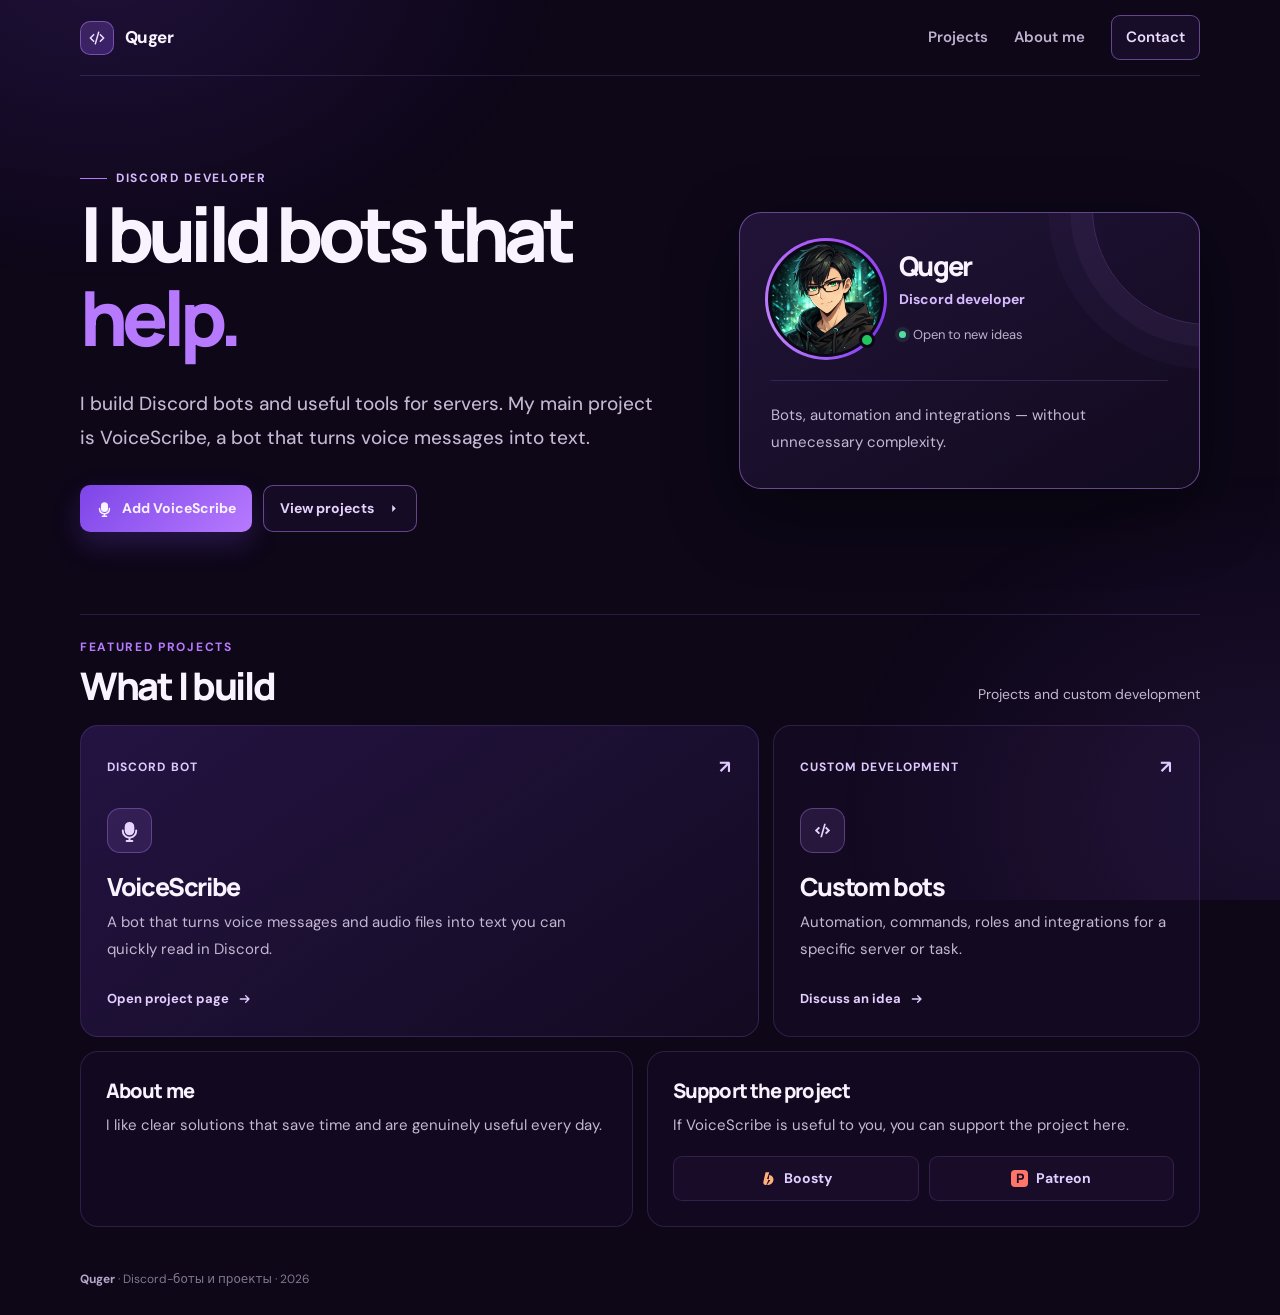
<file: index.html>
<!doctype html>
<html lang="ru">
<head>
  <meta charset="utf-8">
  <meta name="viewport" content="width=device-width, initial-scale=1">
  <meta name="description" content="Quger — разработчик Discord-ботов и создатель VoiceScribe.">
  <meta name="theme-color" content="#0d0718">
  <meta property="og:title" content="Quger — Discord-боты и проекты">
  <meta property="og:description" content="Discord-боты, VoiceScribe и разработка под заказ.">
  <title>Quger — Discord-боты и проекты</title>
  <link rel="preconnect" href="https://fonts.googleapis.com">
  <link rel="preconnect" href="https://fonts.gstatic.com" crossorigin>
  <link href="https://fonts.googleapis.com/css2?family=DM+Sans:wght@400;500;600;700&family=Manrope:wght@700;800&display=swap" rel="stylesheet">
  <style>
    :root{--bg:#0d0718;--surface:#161024;--surface-2:#1c1430;--line:#b985ff2b;--line-strong:#bd87ff78;--accent:#b77aff;--accent-2:#7d45e8;--text:#f8f3ff;--muted:#a99dbb;--green:#54dda0}
    *{box-sizing:border-box}
    html{scroll-behavior:smooth}
    body{margin:0;min-width:320px;background:var(--bg);color:var(--text);font:400 16px/1.55 'DM Sans',system-ui,sans-serif}
    body:before{content:"";position:fixed;inset:0;z-index:-1;background:radial-gradient(700px 500px at 8% -5%,#743bd22e,transparent 65%),radial-gradient(650px 500px at 100% 90%,#9b5cf21c,transparent 68%);pointer-events:none}
    a{color:inherit}a:focus-visible{outline:3px solid #e5caff;outline-offset:4px}
    .shell{width:min(1120px,calc(100% - 40px));margin:auto}
    .site-header{height:76px;display:flex;align-items:center;justify-content:space-between;border-bottom:1px solid var(--line)}
    .brand{display:inline-flex;align-items:center;gap:11px;text-decoration:none;font-weight:800;letter-spacing:-.03em}
    .brand-mark{width:34px;height:34px;display:grid;place-items:center;border:1px solid var(--line-strong);border-radius:10px;background:linear-gradient(145deg,#b77aff35,#7d45e855);color:#f1e2ff;transition:transform .22s ease,border-color .22s ease,background .22s ease,box-shadow .22s ease}.brand:hover .brand-mark{transform:rotate(-8deg) scale(1.06);border-color:#d2a7ff;background:linear-gradient(145deg,#b77aff52,#7d45e878);box-shadow:0 8px 20px #7d45e84a}.brand-mark svg{width:20px;height:20px;fill:none;stroke:currentColor;stroke-width:1.8;stroke-linecap:round;stroke-linejoin:round}
    .nav{display:flex;align-items:center;gap:26px;color:var(--muted);font-size:14px;font-weight:600}.nav a{text-decoration:none}.nav a:hover{color:var(--text)}
    .nav .nav-cta{position:relative;overflow:hidden;padding:9px 14px;border:1px solid var(--line-strong);border-radius:9px;background:#a966ff12;color:#eadbff;transition:transform .22s ease,background .22s ease,border-color .22s ease,box-shadow .22s ease}.nav .nav-cta:hover{transform:translateY(-2px);background:#b77aff24;border-color:#d2a7ff;box-shadow:0 8px 22px #7d45e83d}.nav .nav-cta:active{transform:translateY(0) scale(.97)}
    .hero{display:grid;grid-template-columns:minmax(0,1.12fr) minmax(320px,.88fr);gap:72px;align-items:center;padding:92px 0 82px}
    .eyebrow{display:flex;align-items:center;gap:9px;margin-bottom:12px;color:#d7bbff;font-size:12px;font-weight:700;letter-spacing:.14em;text-transform:uppercase}.eyebrow:before{content:"";width:27px;height:1px;background:var(--accent)}
    h1{position:relative;top:-8px;max-width:740px;margin:0 0 20px;font:800 clamp(42px,6vw,76px)/1.1 Manrope,sans-serif;letter-spacing:-.075em}.highlight{color:var(--accent)}
    .hero-copy{max-width:580px;color:var(--muted);font-size:18px;line-height:1.7}.hero-actions{display:flex;flex-wrap:wrap;gap:11px;margin-top:30px}
    .button{position:relative;isolation:isolate;overflow:hidden;display:inline-flex;align-items:center;justify-content:center;gap:9px;min-height:44px;padding:11px 16px;border-radius:10px;text-decoration:none;font-size:14px;font-weight:700;transition:transform .22s ease,border-color .22s ease,background .22s ease,box-shadow .22s ease}.button:before{content:"";position:absolute;inset:0;z-index:-1;background:linear-gradient(110deg,transparent 25%,#ffffff2b 50%,transparent 75%);transform:translateX(-120%);transition:transform .6s ease}.button:hover{transform:translateY(-3px)}.button:hover:before{transform:translateX(120%)}.button:active{transform:translateY(0) scale(.97)}.button:focus-visible{box-shadow:0 0 0 4px #d8baff44}.button svg{width:17px;height:17px;fill:currentColor;transition:transform .22s ease}.button:hover svg{transform:translateX(2px)}.button-primary{background:linear-gradient(135deg,var(--accent-2),var(--accent));box-shadow:0 12px 28px #7d45e83d}.button-primary:hover{box-shadow:0 16px 34px #7d45e85c}.button-secondary{border:1px solid var(--line-strong);background:#a966ff0e;color:#e5d3ff}.button-secondary:hover{border-color:#d2a7ff;background:#b77aff1a}
    .profile-card{position:relative;padding:31px;border:1px solid var(--line-strong);border-radius:22px;background:linear-gradient(150deg,#24153bee,#130b20ee);box-shadow:0 24px 70px #0007;overflow:hidden}.profile-card:after{content:"";position:absolute;width:230px;height:230px;right:-125px;top:-120px;border:1px solid #c28dff35;border-radius:50%;box-shadow:0 0 0 22px #c28dff0c,0 0 0 44px #c28dff08}
    .profile-top{position:relative;z-index:1;display:flex;align-items:center;gap:18px}.avatar-wrap{position:relative;width:110px;height:110px;flex:none}.avatar-ring{position:absolute;inset:-6px;border-radius:50%;background:conic-gradient(from 0deg,#a855f7,#7c3aed,#c084fc,#a855f7);animation:spin 4s linear infinite;z-index:0}.avatar-ring-inner{position:absolute;inset:-3px;border-radius:50%;background:var(--bg);z-index:1}.avatar{position:relative;z-index:2;width:110px;height:110px;display:block;object-fit:cover;border:0;border-radius:50%;box-shadow:none}.status{position:absolute;bottom:6px;right:6px;width:16px;height:16px;background:#22c55e;border-radius:50%;border:3px solid var(--bg);z-index:3;animation:pulse 2s ease-in-out infinite}@keyframes spin{to{transform:rotate(360deg)}}@keyframes pulse{0%,100%{box-shadow:0 0 0 0 #22c55e80}50%{box-shadow:0 0 0 6px #22c55e00}}.profile-name{margin:0;font:800 27px/1.1 Manrope,sans-serif;letter-spacing:-.06em}.profile-role{margin-top:7px;color:#d8baff;font-size:14px;font-weight:700}.profile-status{display:inline-flex;align-items:center;gap:7px;margin-top:13px;color:#bdb0cc;font-size:12px}.profile-status:before{content:"";width:7px;height:7px;border-radius:50%;background:var(--green);box-shadow:0 0 0 4px #54dda01c}.profile-text{position:relative;z-index:1;margin:26px 0 0;padding-top:21px;border-top:1px solid var(--line);color:var(--muted);font-size:14px;line-height:1.7}
    .work{padding:22px 0 0;border-top:1px solid var(--line)}.section-head{display:flex;align-items:end;justify-content:space-between;gap:20px;margin-bottom:19px}.section-label{margin:0 0 7px;color:var(--accent);font-size:12px;font-weight:700;letter-spacing:.14em;text-transform:uppercase}.section-title{margin:0;font:800 clamp(26px,3vw,38px)/1.1 Manrope,sans-serif;letter-spacing:-.06em}.section-note{color:var(--muted);font-size:13px}
    .project-grid{display:grid;grid-template-columns:1.35fr .85fr;gap:14px}.project-card{position:relative;display:flex;flex-direction:column;min-height:300px;padding:26px;border:1px solid var(--line);border-radius:18px;background:#a966ff0b;text-decoration:none;overflow:hidden;transition:transform .22s,border-color .22s,box-shadow .22s}.project-card:hover{transform:translateY(-4px);border-color:var(--line-strong);box-shadow:0 18px 40px #0004}.project-card.featured{background:linear-gradient(145deg,#7d45e834,#a966ff0b)}.project-header{display:flex;align-items:center;justify-content:space-between;color:#dfcaff;font-size:12px;font-weight:700;letter-spacing:.09em;text-transform:uppercase}.project-arrow{font-size:18px}.project-icon{width:45px;height:45px;display:grid;place-items:center;margin:25px 0 20px;border:1px solid #c18cff55;border-radius:13px;background:#b77aff20;color:#e7d4ff}.project-icon svg{width:23px;height:23px;fill:currentColor}.project-card h3{margin:0 0 9px;font:800 25px/1.1 Manrope,sans-serif;letter-spacing:-.055em}.project-card p{max-width:48ch;margin:0;color:var(--muted);font-size:14px;line-height:1.7}.project-link{display:flex;align-items:center;gap:8px;margin-top:auto;padding-top:24px;color:#e4ceff;font-size:13px;font-weight:700}.project-link svg{width:16px;height:16px;fill:none;stroke:currentColor;stroke-width:2;stroke-linecap:round;stroke-linejoin:round}
    .bottom{display:grid;grid-template-columns:1fr 1fr;gap:14px;margin-top:14px}.bottom-card{padding:25px;border:1px solid var(--line);border-radius:18px;background:#a966ff09}.bottom-card h3{margin:0 0 8px;font:800 20px Manrope,sans-serif;letter-spacing:-.045em}.bottom-card p{margin:0;color:var(--muted);font-size:14px;line-height:1.7}.contact-links{display:grid;grid-template-columns:1fr 1fr;gap:10px;margin-top:17px}.contact-link{position:relative;overflow:hidden;display:flex;align-items:center;justify-content:center;gap:8px;min-height:44px;padding:10px 14px;border:1px solid var(--line);border-radius:9px;background:#a966ff0b;color:#e2ceff;text-decoration:none;font-size:13px;font-weight:700;transition:transform .22s ease,border-color .22s ease,background .22s ease,box-shadow .22s ease}.contact-link:before{content:"";position:absolute;inset:0;background:linear-gradient(110deg,transparent 25%,#ffffff24 50%,transparent 75%);transform:translateX(-120%);transition:transform .6s ease}.contact-link:hover{transform:translateY(-3px);border-color:#d2a7ff;background:#b77aff1a;box-shadow:0 10px 24px #7d45e83a}.contact-link:hover:before{transform:translateX(120%)}.contact-link:active{transform:translateY(0) scale(.97)}.contact-link:focus-visible{box-shadow:0 0 0 4px #d8baff44}.contact-link svg{position:relative;width:17px;height:17px;fill:currentColor}.boosty{color:#ffaf78}.patreon-icon{position:relative;display:inline-grid;place-items:center;width:17px;height:17px;border-radius:4px;background:#ff7668;color:#1b0c2b;font-family:Manrope,sans-serif;font-size:13px;font-style:normal;font-weight:800;line-height:1}
    footer{padding:42px 0 25px;color:#837691;font-size:12px}footer strong{color:#b7a6c9}
    @keyframes appear{from{opacity:0;transform:translateY(14px)}to{opacity:1;transform:none}}.hero,.work,.bottom{animation:appear .55s cubic-bezier(.22,1,.36,1) both}.work{animation-delay:.08s}.bottom{animation-delay:.14s}
    @media(prefers-reduced-motion:reduce){html{scroll-behavior:auto}*,*:before,*:after{animation:none!important;transition:none!important}}
    @media(max-width:820px){.hero{grid-template-columns:1fr;gap:40px;padding:64px 0}.profile-card{max-width:560px}.project-grid,.bottom{grid-template-columns:1fr}}
    @media(max-width:560px){.shell{width:min(100% - 28px,1120px)}.site-header{height:66px}.nav{gap:12px}.nav a:not(.nav-cta){display:none}.nav-cta{padding:8px 11px!important}h1{font-size:clamp(42px,13vw,60px)}.hero{padding:50px 0 58px}.hero-copy{font-size:16px}.hero-actions{flex-direction:column}.button{width:100%}.profile-card{padding:22px}.avatar-wrap{width:88px;height:88px}.avatar{width:88px;height:88px}.profile-name{font-size:23px}.project-card{min-height:270px;padding:22px}.section-head{display:block}.section-note{display:block;margin-top:7px}}
    /* Readability */
    body{-webkit-font-smoothing:antialiased;text-rendering:optimizeLegibility;font-size:17px;line-height:1.68}
    :root{--muted:#c4b8d3}
    .nav{color:#c0b3d0;font-size:15px}
    .hero-copy{font-size:19px;line-height:1.78;font-weight:450}
    .profile-text,.project-card p,.bottom-card p{font-size:15px;line-height:1.82}
    .profile-status{font-size:13px}.section-note{font-size:14px}.contact-link{font-size:14px}
  </style>
</head>
<body>
  <div class="shell">
    <header class="site-header">
      <a class="brand" href="index.html"><span class="brand-mark" aria-hidden="true"><svg viewBox="0 0 24 24"><path d="m8 8-4 4 4 4M16 8l4 4-4 4M14 5l-4 14"/></svg></span><span>Quger</span></a>
      <nav class="nav" aria-label="Основная навигация"><a href="#projects">Проекты</a><a href="#about">Обо мне</a><a class="nav-cta" href="https://t.me/Quger_Developer" target="_blank" rel="noopener noreferrer">Связаться</a></nav>
    </header>

    <main>
      <section class="hero" id="about" aria-labelledby="hero-title">
        <div>
          <div class="eyebrow">Discord developer</div>
          <h1 id="hero-title">Делаю ботов, которые <span class="highlight">помогают.</span></h1>
          <p class="hero-copy">Создаю Discord-ботов и полезные инструменты для серверов. Мой главный проект — VoiceScribe, бот для перевода голосовых сообщений в текст.</p>
          <div class="hero-actions"><a class="button button-primary" href="https://discord.com/oauth2/authorize?client_id=1499474116049371156" target="_blank" rel="noopener noreferrer"><svg viewBox="0 0 24 24" aria-hidden="true"><path d="M12 3a5 5 0 0 0-5 5v4a5 5 0 0 0 10 0V8a5 5 0 0 0-5-5Zm-8 9a1 1 0 0 1 2 0v.5a6 6 0 0 0 12 0V12a1 1 0 1 1 2 0v.5a8 8 0 0 1-7 7.94V22h2a1 1 0 1 1 0 2H9a1 1 0 1 1 0-2h2v-1.56A8 8 0 0 1 4 12.5V12Z"/></svg>Добавить VoiceScribe</a><a class="button button-secondary" href="#projects">Смотреть проекты <svg viewBox="0 0 24 24" aria-hidden="true"><path d="M5 12h13m-5-5 5 5-5 5"/></svg></a></div>
        </div>
        <aside class="profile-card"><div class="profile-top"><div class="avatar-wrap"><div class="avatar-ring"></div><div class="avatar-ring-inner"></div><img class="avatar" src="[data-uri]" width="256" height="256" alt="Аватар Quger" decoding="async"><div class="status" aria-label="На связи"></div></div><div><h2 class="profile-name">Quger</h2><div class="profile-role">Discord-разработчик</div><div class="profile-status">Открыт для новых идей</div></div></div><p class="profile-text">Разработка ботов, автоматизация и интеграции — без лишней сложности и перегруженных решений.</p></aside>
      </section>

      <section class="work" id="projects" aria-labelledby="projects-title"><div class="section-head"><div><p class="section-label">Избранные проекты</p><h2 class="section-title" id="projects-title">Что я создаю</h2></div><span class="section-note">Проекты и разработка под заказ</span></div><div class="project-grid"><a class="project-card featured" href="general.html"><div class="project-header"><span>Discord bot</span><span class="project-arrow">↗</span></div><div class="project-icon"><svg viewBox="0 0 24 24" aria-hidden="true"><path d="M12 3a5 5 0 0 0-5 5v4a5 5 0 0 0 10 0V8a5 5 0 0 0-5-5Zm-8 9a1 1 0 0 1 2 0v.5a6 6 0 0 0 12 0V12a1 1 0 1 1 2 0v.5a8 8 0 0 1-7 7.94V22h2a1 1 0 1 1 0 2H9a1 1 0 1 1 0-2h2v-1.56A8 8 0 0 1 4 12.5V12Z"/></svg></div><h3>VoiceScribe</h3><p>Бот распознаёт голосовые сообщения и аудиофайлы, чтобы их можно было быстро прочитать прямо в Discord.</p><span class="project-link">Открыть страницу проекта <svg viewBox="0 0 24 24" aria-hidden="true"><path d="M5 12h13m-5-5 5 5-5 5"/></svg></span></a><a class="project-card" href="https://t.me/Quger_Developer" target="_blank" rel="noopener noreferrer"><div class="project-header"><span>Custom development</span><span class="project-arrow">↗</span></div><div class="project-icon"><svg viewBox="0 0 24 24" aria-hidden="true"><path d="m8 8-4 4 4 4 1.4-1.4L6.8 12l2.6-2.6L8 8Zm8 0-1.4 1.4 2.6 2.6-2.6 2.6L16 16l4-4-4-4ZM13.7 5l-4 14h1.8l4-14h-1.8Z"/></svg></div><h3>Боты под заказ</h3><p>Автоматизация, команды, роли и интеграции под конкретный сервер или задачу.</p><span class="project-link">Обсудить идею <svg viewBox="0 0 24 24" aria-hidden="true"><path d="M5 12h13m-5-5 5 5-5 5"/></svg></span></a></div></section>

      <div class="bottom"><section class="bottom-card"><h3>Обо мне</h3><p>Люблю понятные решения, которые экономят время и действительно используются каждый день.</p></section><section class="bottom-card"><h3>Поддержать проект</h3><p>Если VoiceScribe оказался полезен, поддержать проект можно здесь.</p><div class="contact-links"><a class="contact-link" href="https://boosty.to/quger" target="_blank" rel="noopener noreferrer"><svg class="boosty" viewBox="0 0 24 24" aria-hidden="true"><path d="M9.3 3h5.2l-3.2 9.7h2.5l-3.4 8.3h-.9c-2.4 0-4-2.2-3.3-4.5L9.3 3Zm5.1 4.2c3.8.3 6.5 3.6 6 7.3-.5 3.7-3.6 6.4-7.4 6.5h-1.7l4.7-6.8h-2.3l.7-7Z"/></svg>Boosty</a><a class="contact-link" href="https://www.patreon.com/16017050/join" target="_blank" rel="noopener noreferrer"><span class="patreon-icon" aria-hidden="true">P</span>Patreon</a></div></section></div>
    </main>
    <footer><strong>Quger</strong> · Discord-боты и проекты · 2026</footer>
  </div>
  <script src="site.js"></script>
</body>
</html>
</file>
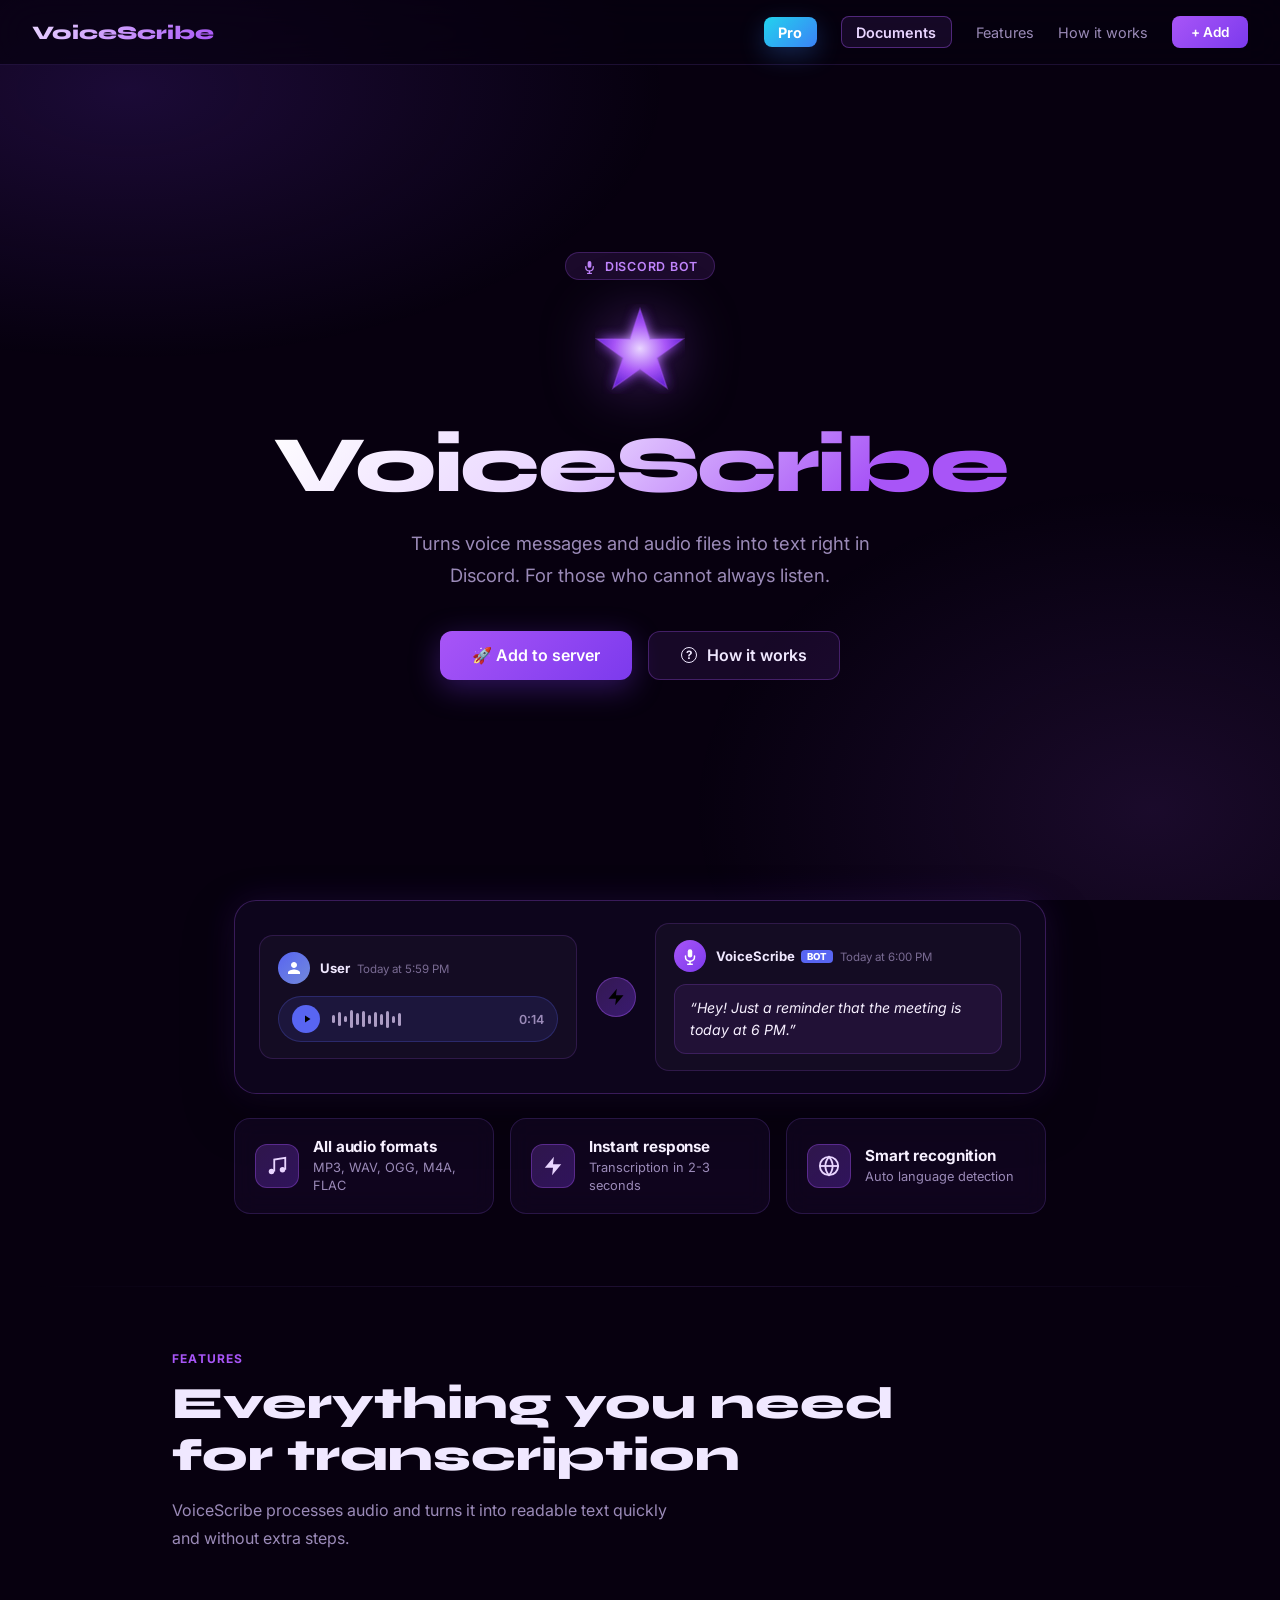
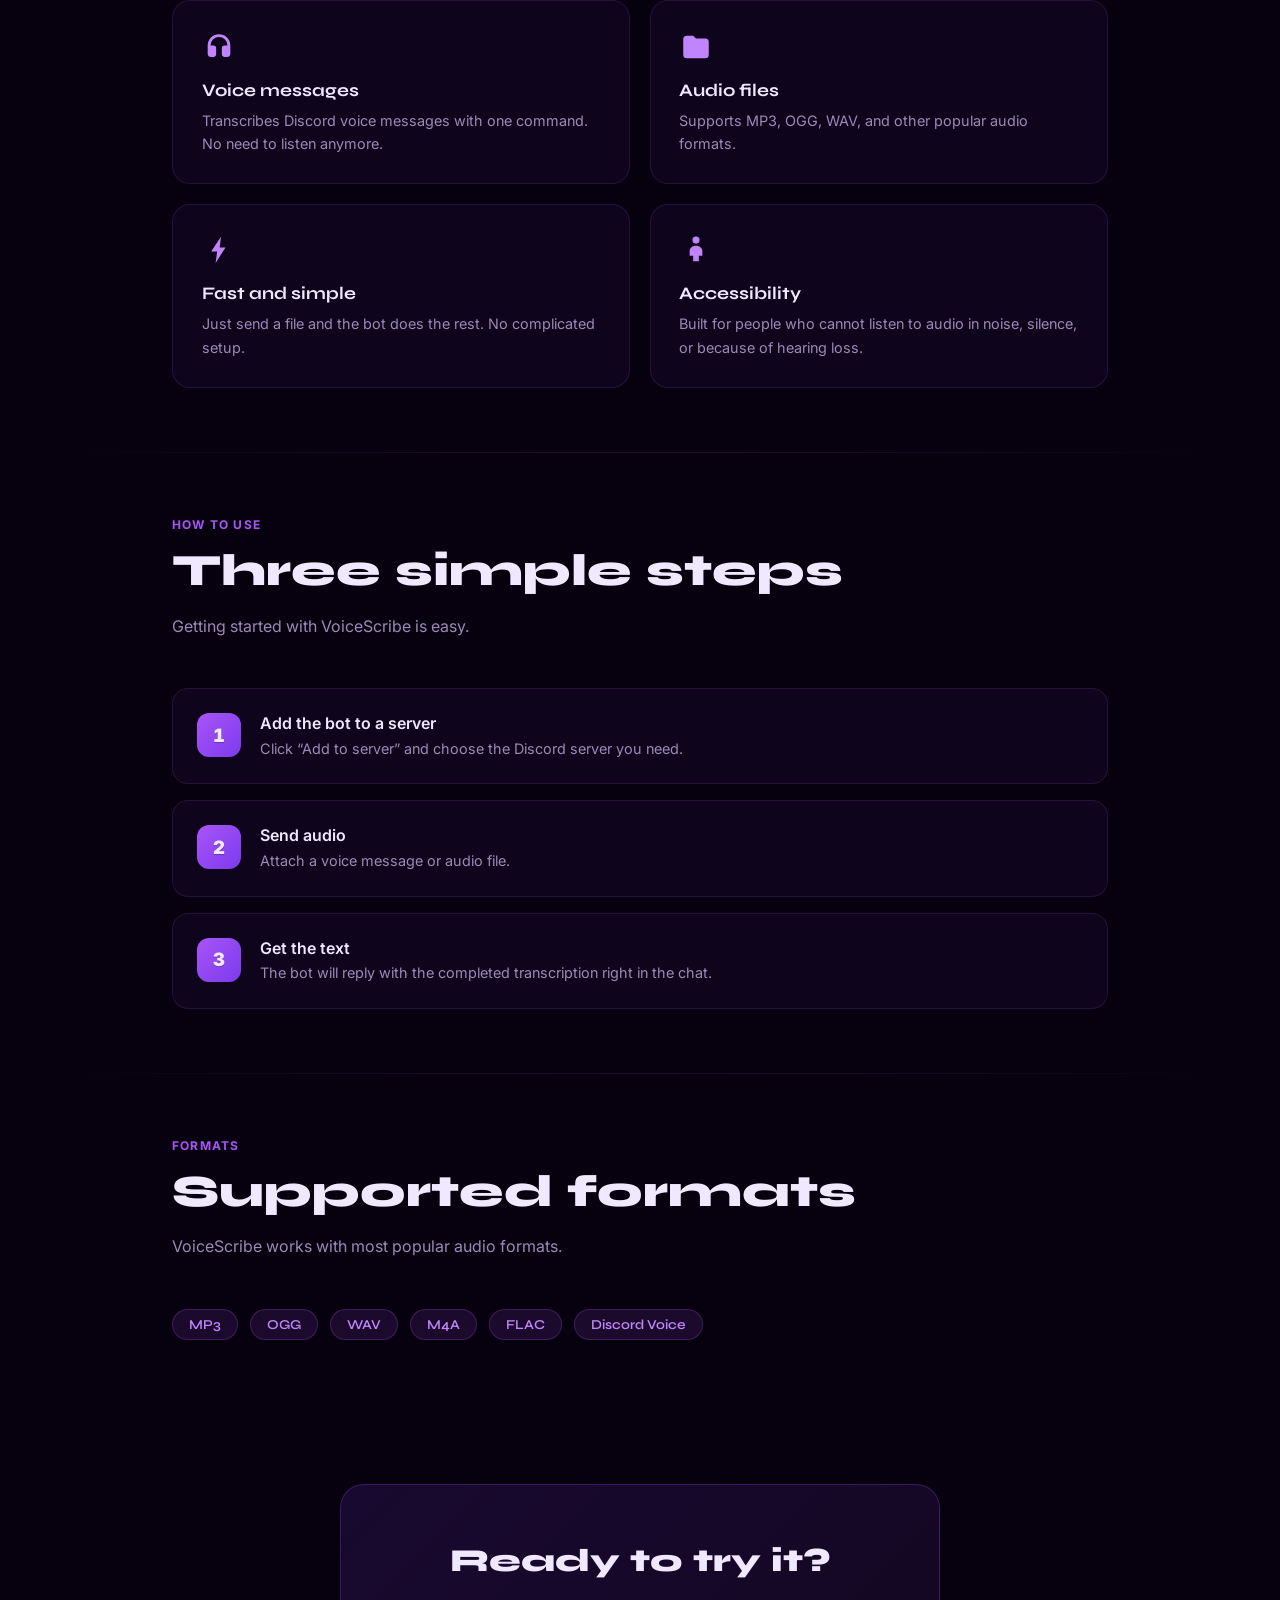
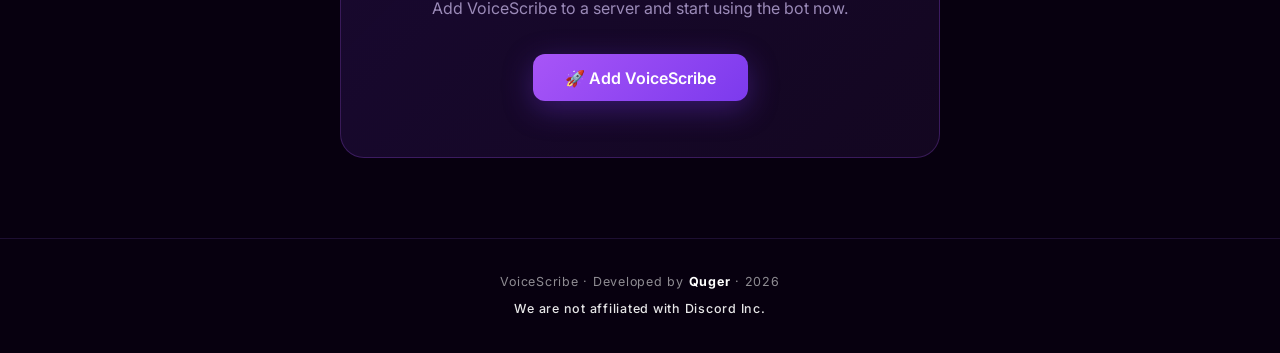
<file: general.html>
<!DOCTYPE html>
<html lang="ru">
<head>
  <meta charset="UTF-8">
  <meta name="viewport" content="width=device-width, initial-scale=1.0">
  <title>VoiceScribe — Транскрипция голоса</title>
  <link href="https://fonts.googleapis.com/css2?family=Syne:wght@700;800&family=Inter:wght@400;500;600;700;900&display=swap" rel="stylesheet">
  <style>
    *, *::before, *::after { box-sizing: border-box; margin: 0; padding: 0; }

    :root {
      --bg: #07000f;
      --surface: rgba(120,60,200,0.07);
      --border: rgba(160,100,255,0.15);
      --accent: #a855f7;
      --accent2: #7c3aed;
      --text: #f0e8ff;
      --muted: #9b8ab8;
    }

    html { scroll-behavior: smooth; overflow-x: hidden; }

    body {
      background: var(--bg);
      color: var(--text);
      font-family: 'Inter', sans-serif;
      overflow-x: hidden;
    }

    body::before {
      content: '';
      position: fixed;
      inset: 0;
      background:
        radial-gradient(ellipse 70% 50% at 10% 10%, rgba(124,58,237,0.18) 0%, transparent 60%),
        radial-gradient(ellipse 60% 60% at 90% 90%, rgba(168,85,247,0.12) 0%, transparent 60%);
      pointer-events: none;
      z-index: 0;
    }

    nav {
      position: fixed;
      top: 0; left: 0; right: 0;
      z-index: 100;
      display: flex;
      align-items: center;
      justify-content: space-between;
      padding: 1rem 2rem;
      backdrop-filter: blur(20px);
      background: rgba(7,0,15,0.7);
      border-bottom: 1px solid var(--border);
    }

    .nav-logo {
      font-family: 'Syne', sans-serif;
      font-size: 1.2rem;
      font-weight: 800;
      background: linear-gradient(135deg, #e9d5ff, #a855f7);
      -webkit-background-clip: text;
      -webkit-text-fill-color: transparent;
      background-clip: text;
      text-decoration: none;
    }

    .nav-links { display: flex; gap: 1.5rem; align-items: center; }
    .nav-links a {
      color: var(--muted);
      text-decoration: none;
      font-size: 0.9rem;
      transition: color 0.2s;
    }
    .nav-links a:hover { color: var(--text); }

    .nav-pro {
      background: linear-gradient(135deg, #22d3ee, #3b82f6);
      color: #ffffff !important;
      padding: 0.42rem 0.9rem;
      border-radius: 8px;
      font-weight: 700;
      box-shadow: 0 8px 24px rgba(59,130,246,0.28);
      transition: transform 0.2s, box-shadow 0.2s !important;
    }
    .nav-pro:hover {
      color: #ffffff !important;
      transform: translateY(-1px);
      box-shadow: 0 10px 28px rgba(34,211,238,0.3);
    }

    .nav-legal {
      background: rgba(168, 85, 247, 0.1);
      border: 1px solid rgba(168, 85, 247, 0.4);
      color: #e9d5ff !important;
      padding: 0.42rem 0.9rem;
      border-radius: 8px;
      font-weight: 600;
      transition: all 0.3s ease;
      animation: pulse-legal 2s infinite;
    }
    .nav-legal:hover {
      background: rgba(168, 85, 247, 0.2);
      border-color: var(--accent);
      transform: translateY(-1px);
    }
    @keyframes pulse-legal {
      0%, 100% { box-shadow: 0 0 0 0 rgba(168, 85, 247, 0.4); }
      50% { box-shadow: 0 0 0 8px rgba(168, 85, 247, 0); }
    }

    .nav-btn {
      background: linear-gradient(135deg, #a855f7, #7c3aed);
      color: white !important;
      padding: 0.5rem 1.2rem;
      border-radius: 8px;
      font-weight: 600;
      font-size: 0.85rem !important;
      transition: opacity 0.2s, transform 0.2s !important;
    }
    .nav-btn:hover { opacity: 0.9; transform: translateY(-1px); }

    .hero {
      position: relative;
      z-index: 1;
      min-height: 100vh;
      display: flex;
      flex-direction: column;
      align-items: center;
      justify-content: center;
      text-align: center;
      padding: 6rem 2rem 4rem;
    }

    .hero-badge {
      display: inline-flex;
      align-items: center;
      gap: 0.5rem;
      background: rgba(168,85,247,0.12);
      border: 1px solid rgba(168,85,247,0.25);
      color: #c084fc;
      font-size: 0.78rem;
      font-weight: 600;
      padding: 0.35rem 1rem;
      border-radius: 100px;
      margin-bottom: 1.5rem;
      letter-spacing: 0.06em;
      text-transform: uppercase;
      animation: fadeUp 0.6s both;
    }
    .hero-badge svg { width: 15px; height: 15px; fill: currentColor; }

    .hero-icon {
      font-size: 5rem;
      margin-bottom: 1rem;
      animation: fadeUp 0.6s 0.1s both;
      filter: drop-shadow(0 0 30px rgba(168,85,247,0.5));
      line-height: 1;
    }

    .hero h1 {
      font-family: 'Syne', sans-serif;
      font-size: clamp(2.5rem, 7vw, 5rem);
      font-weight: 800;
      background: linear-gradient(135deg, #ffffff 0%, #e9d5ff 40%, #a855f7 80%);
      -webkit-background-clip: text;
      -webkit-text-fill-color: transparent;
      background-clip: text;
      line-height: 1.1;
      letter-spacing: -0.03em;
      margin-bottom: 1.2rem;
      animation: fadeUp 0.6s 0.15s both;
    }

    .hero p {
      font-size: 1.15rem;
      color: var(--muted);
      max-width: 520px;
      line-height: 1.7;
      margin-bottom: 2.5rem;
      animation: fadeUp 0.6s 0.2s both;
    }

    .hero-btns {
      display: flex;
      gap: 1rem;
      flex-wrap: wrap;
      justify-content: center;
      animation: fadeUp 0.6s 0.25s both;
    }

    .btn-primary {
      display: inline-flex;
      align-items: center;
      gap: 0.6rem;
      background: linear-gradient(135deg, #a855f7, #7c3aed);
      color: white;
      text-decoration: none;
      padding: 0.85rem 2rem;
      border-radius: 12px;
      font-weight: 600;
      font-size: 1rem;
      transition: transform 0.2s, box-shadow 0.2s;
      box-shadow: 0 8px 30px rgba(124,58,237,0.35);
    }
    .btn-primary:hover { transform: translateY(-2px); box-shadow: 0 12px 40px rgba(124,58,237,0.5); }
    .btn-primary svg, .btn-secondary svg { width: 16px; height: 16px; fill: currentColor; }
    .btn-icon-q {
      width: 16px;
      height: 16px;
      border-radius: 50%;
      display: inline-flex;
      align-items: center;
      justify-content: center;
      border: 1px solid currentColor;
      font-size: 0.72rem;
      font-weight: 700;
      line-height: 1;
    }

    .btn-secondary {
      display: inline-flex;
      align-items: center;
      gap: 0.6rem;
      background: rgba(168,85,247,0.1);
      border: 1px solid rgba(168,85,247,0.3);
      color: var(--text);
      text-decoration: none;
      padding: 0.85rem 2rem;
      border-radius: 12px;
      font-weight: 600;
      font-size: 1rem;
      transition: background 0.2s, transform 0.2s;
    }
    .btn-secondary:hover { background: rgba(168,85,247,0.18); transform: translateY(-2px); }

    /* Hero Showcase & Interactive Demo */
    .hero-showcase {
      position: relative;
      z-index: 1;
      max-width: 860px;
      margin: 0 auto 4.5rem;
      padding: 0 1.5rem;
    }

    .transcript-demo {
      display: grid;
      grid-template-columns: 1fr auto 1.15fr;
      align-items: center;
      gap: 1.2rem;
      background: rgba(16, 7, 32, 0.78);
      border: 1px solid rgba(168, 85, 247, 0.28);
      border-radius: 22px;
      padding: 1.4rem 1.5rem;
      box-shadow: 0 20px 50px rgba(0, 0, 0, 0.35), 0 0 35px rgba(124, 58, 237, 0.15);
      backdrop-filter: blur(16px);
      margin-bottom: 1.5rem;
    }

    .demo-card {
      background: rgba(255, 255, 255, 0.03);
      border: 1px solid rgba(168, 85, 247, 0.18);
      border-radius: 14px;
      padding: 1rem 1.1rem;
    }

    .demo-card-header {
      display: flex;
      align-items: center;
      gap: 0.65rem;
      margin-bottom: 0.75rem;
    }

    .demo-user-avatar, .demo-bot-avatar {
      width: 32px;
      height: 32px;
      border-radius: 50%;
      display: flex;
      align-items: center;
      justify-content: center;
      flex-shrink: 0;
    }
    .demo-user-avatar {
      background: linear-gradient(135deg, #5865F2, #7289da);
      color: #fff;
    }
    .demo-user-avatar svg { width: 18px; height: 18px; fill: currentColor; }

    .demo-bot-avatar {
      background: linear-gradient(135deg, #a855f7, #7c3aed);
      color: #fff;
    }
    .demo-bot-avatar svg { width: 18px; height: 18px; }

    .demo-user-info {
      display: flex;
      align-items: baseline;
      gap: 0.45rem;
      font-size: 0.82rem;
    }
    .demo-username { font-weight: 700; color: #f0e8ff; }
    .demo-botname { font-weight: 700; color: #f0e8ff; display: inline-flex; align-items: center; gap: 0.35rem; }
    .demo-bot-tag {
      background: #5865F2;
      color: #fff;
      font-size: 0.6rem;
      font-weight: 800;
      padding: 0.12rem 0.35rem;
      border-radius: 4px;
      line-height: 1;
      letter-spacing: 0.04em;
    }
    .demo-timestamp { color: var(--muted); font-size: 0.72rem; opacity: 0.75; }

    .demo-voice-bubble {
      display: flex;
      align-items: center;
      gap: 0.75rem;
      background: rgba(88, 101, 242, 0.12);
      border: 1px solid rgba(88, 101, 242, 0.25);
      border-radius: 24px;
      padding: 0.5rem 0.85rem;
    }

    .demo-play-btn {
      width: 28px;
      height: 28px;
      border-radius: 50%;
      background: #5865F2;
      border: none;
      color: #fff;
      display: flex;
      align-items: center;
      justify-content: center;
      cursor: pointer;
      flex-shrink: 0;
    }
    .demo-play-btn svg { width: 12px; height: 12px; margin-left: 2px; }

    .demo-waveform {
      display: flex;
      align-items: center;
      gap: 3px;
      flex: 1;
      height: 20px;
    }
    .demo-waveform span {
      width: 3px;
      background: rgba(233, 213, 255, 0.7);
      border-radius: 2px;
      animation: wavePulse 1.4s ease-in-out infinite alternate;
    }
    .demo-waveform span:nth-child(1) { height: 8px; animation-delay: 0.1s; }
    .demo-waveform span:nth-child(2) { height: 14px; animation-delay: 0.2s; }
    .demo-waveform span:nth-child(3) { height: 6px; animation-delay: 0.3s; }
    .demo-waveform span:nth-child(4) { height: 18px; animation-delay: 0.15s; }
    .demo-waveform span:nth-child(5) { height: 12px; animation-delay: 0.25s; }
    .demo-waveform span:nth-child(6) { height: 16px; animation-delay: 0.05s; }
    .demo-waveform span:nth-child(7) { height: 9px; animation-delay: 0.35s; }
    .demo-waveform span:nth-child(8) { height: 15px; animation-delay: 0.18s; }
    .demo-waveform span:nth-child(9) { height: 11px; animation-delay: 0.28s; }
    .demo-waveform span:nth-child(10) { height: 17px; animation-delay: 0.08s; }
    .demo-waveform span:nth-child(11) { height: 7px; animation-delay: 0.22s; }
    .demo-waveform span:nth-child(12) { height: 13px; animation-delay: 0.12s; }

    @keyframes wavePulse {
      0% { transform: scaleY(0.6); opacity: 0.5; }
      100% { transform: scaleY(1.1); opacity: 1; }
    }

    .demo-duration { color: var(--muted); font-size: 0.78rem; font-weight: 600; }

    .demo-transfer-arrow {
      display: flex;
      align-items: center;
      justify-content: center;
    }
    .demo-pulse-icon {
      width: 40px;
      height: 40px;
      border-radius: 50%;
      background: linear-gradient(135deg, rgba(168,85,247,0.25), rgba(124,58,237,0.4));
      border: 1px solid rgba(168, 85, 247, 0.4);
      color: #e9d5ff;
      display: flex;
      align-items: center;
      justify-content: center;
      animation: pulse-legal 2s infinite;
    }
    .demo-pulse-icon svg { width: 20px; height: 20px; }

    .demo-text-bubble {
      background: rgba(168, 85, 247, 0.09);
      border: 1px solid rgba(168, 85, 247, 0.2);
      border-radius: 12px;
      padding: 0.75rem 0.95rem;
    }
    .demo-text-bubble p {
      margin: 0;
      color: #f7f0ff;
      font-size: 0.88rem;
      line-height: 1.55;
      font-style: italic;
    }

    /* Stats Feature Badges */
    .stats-pills {
      display: grid;
      grid-template-columns: repeat(3, 1fr);
      gap: 1rem;
    }

    .stat-pill {
      display: flex;
      align-items: center;
      gap: 0.9rem;
      background: rgba(120, 60, 200, 0.08);
      border: 1px solid rgba(160, 100, 255, 0.18);
      border-radius: 16px;
      padding: 1.1rem 1.25rem;
      text-align: left;
      transition: transform 0.22s ease, border-color 0.22s ease, box-shadow 0.22s ease;
      backdrop-filter: blur(12px);
    }
    .stat-pill:hover {
      transform: translateY(-3px);
      border-color: rgba(168, 85, 247, 0.45);
      box-shadow: 0 10px 26px rgba(124, 58, 237, 0.2);
    }
    .pill-icon {
      width: 44px;
      height: 44px;
      border-radius: 12px;
      background: linear-gradient(135deg, rgba(168,85,247,0.22), rgba(124,58,237,0.3));
      border: 1px solid rgba(168, 85, 247, 0.35);
      color: #e9d5ff;
      display: flex;
      align-items: center;
      justify-content: center;
      flex-shrink: 0;
    }
    .pill-icon svg { width: 22px; height: 22px; }
    .pill-text { display: flex; flex-direction: column; gap: 0.2rem; }
    .pill-title {
      font-size: 0.95rem;
      font-weight: 700;
      color: #f7f0ff;
      letter-spacing: -0.01em;
    }
    .pill-sub {
      color: var(--muted);
      font-size: 0.8rem;
      line-height: 1.4;
    }

    @media (max-width: 820px) {
      .transcript-demo {
        grid-template-columns: 1fr;
        gap: 0.8rem;
      }
      .demo-transfer-arrow { transform: rotate(90deg); margin: 0.2rem 0; }
      .stats-pills { grid-template-columns: 1fr; }
    }

    .section {
      position: relative;
      z-index: 1;
      max-width: 1000px;
      margin: 0 auto;
      padding: 4rem 2rem;
    }

    .section-tag {
      font-size: 0.75rem;
      font-weight: 700;
      color: #a855f7;
      letter-spacing: 0.1em;
      text-transform: uppercase;
      margin-bottom: 0.8rem;
    }

    .section-title {
      font-family: 'Syne', sans-serif;
      font-size: clamp(1.8rem, 4vw, 2.8rem);
      font-weight: 800;
      margin-bottom: 1rem;
      line-height: 1.15;
    }

    .section-desc {
      color: var(--muted);
      font-size: 1rem;
      line-height: 1.7;
      max-width: 520px;
      margin-bottom: 3rem;
    }

    .features-grid {
      display: grid;
      grid-template-columns: repeat(2, minmax(0, 1fr));
      gap: 1.2rem;
    }

    .feature-card {
      background: var(--surface);
      border: 1px solid var(--border);
      border-radius: 18px;
      padding: 1.8rem;
      transition: border-color 0.2s, transform 0.2s;
    }
    .feature-card:hover {
      border-color: rgba(168,85,247,0.4);
      transform: translateY(-3px);
    }

    .feature-icon {
      width: 34px;
      height: 34px;
      margin-bottom: 1rem;
      display: block;
      color: #c084fc;
    }
    .feature-icon svg { width: 100%; height: 100%; fill: currentColor; display: block; }
    .feature-title {
      font-family: 'Syne', sans-serif;
      font-size: 1.1rem;
      font-weight: 700;
      margin-bottom: 0.5rem;
    }
    .feature-desc { color: var(--muted); font-size: 0.9rem; line-height: 1.6; }

    .steps { display: flex; flex-direction: column; gap: 1rem; }
    .step {
      display: flex;
      align-items: flex-start;
      gap: 1.2rem;
      background: var(--surface);
      border: 1px solid var(--border);
      border-radius: 16px;
      padding: 1.5rem;
    }
    .step-num {
      width: 44px;
      height: 44px;
      border-radius: 12px;
      background: linear-gradient(135deg, #a855f7, #7c3aed);
      display: flex;
      align-items: center;
      justify-content: center;
      font-family: 'Inter', sans-serif;
      font-weight: 900;
      font-size: 1.15rem;
      line-height: 1;
      font-variant-numeric: tabular-nums;
      text-shadow: 0 1px 0 rgba(0,0,0,0.25);
      flex-shrink: 0;
    }
    .step-content h3 { font-size: 1rem; font-weight: 600; margin-bottom: 0.3rem; }
    .step-content p { color: var(--muted); font-size: 0.9rem; line-height: 1.5; }

    .formats-grid {
      display: flex;
      flex-wrap: wrap;
      gap: 0.75rem;
    }
    .format-tag {
      background: rgba(168,85,247,0.12);
      border: 1px solid rgba(168,85,247,0.25);
      color: #c084fc;
      padding: 0.4rem 1rem;
      border-radius: 100px;
      font-size: 0.85rem;
      font-weight: 600;
      font-family: 'Syne', sans-serif;
    }

    .cta {
      position: relative;
      z-index: 1;
      text-align: center;
      padding: 5rem 2rem;
    }
    .cta-box {
      max-width: 600px;
      margin: 0 auto;
      background: linear-gradient(135deg, rgba(124,58,237,0.15), rgba(168,85,247,0.08));
      border: 1px solid rgba(168,85,247,0.25);
      border-radius: 24px;
      padding: 3.5rem 2.5rem;
    }
    .cta h2 {
      font-family: 'Syne', sans-serif;
      font-size: 2rem;
      font-weight: 800;
      margin-bottom: 1rem;
    }
    .cta p { color: var(--muted); margin-bottom: 2rem; line-height: 1.6; }

    footer {
      position: relative;
      z-index: 1;
      text-align: center;
      padding: 2rem;
      border-top: 1px solid var(--border);
      font-size: 0.78rem;
      letter-spacing: 0.06em;
      line-height: 1.8;
    }

    .footer-main {
      color: rgba(255,255,255,0.55);
      margin-bottom: 0.3rem;
    }

    .footer-disclaimer {
      color: rgba(255,255,255,0.9);
      font-weight: 500;
    }

    footer a {
      color: #ffffff;
      text-decoration: none;
      font-weight: 700;
    }
    footer a:hover { color: var(--accent); }

    .divider {
      height: 1px;
      background: linear-gradient(90deg, transparent, var(--border), transparent);
      margin: 0 2rem;
      position: relative;
      z-index: 1;
    }

    @keyframes fadeUp {
      from { opacity: 0; transform: translateY(20px); }
      to { opacity: 1; transform: translateY(0); }
    }

    @media (max-width: 900px) {
      .features-grid { grid-template-columns: 1fr; }
    }

    @media (max-width: 600px) {
      nav { padding: 1rem; }
      .nav-links { gap: 1rem; }
    }
  
    /* ===== MOBILE ADAPTIVE ===== */
    .burger {
      display: none;
      flex-direction: column;
      gap: 5px;
      cursor: pointer;
      padding: 6px;
      background: none;
      border: none;
      z-index: 200;
    }
    .burger span {
      display: block;
      width: 24px;
      height: 2px;
      background: var(--text);
      border-radius: 2px;
      transition: all 0.3s ease;
    }
    .burger.open span:nth-child(1) { transform: translateY(7px) rotate(45deg); }
    .burger.open span:nth-child(2) { opacity: 0; }
    .burger.open span:nth-child(3) { transform: translateY(-7px) rotate(-45deg); }

    @media (max-width: 900px), (hover: none) and (pointer: coarse) {
      .burger { display: flex; }

      .nav-links {
        position: fixed;
        top: 0.65rem; right: 0.65rem;
        width: min(320px, calc(100vw - 1.3rem));
        height: calc(100dvh - 1.3rem);
        background: linear-gradient(160deg, rgba(29, 10, 54, 0.98), rgba(8, 1, 18, 0.99));
        backdrop-filter: blur(24px);
        border: 1px solid rgba(168, 85, 247, 0.32);
        border-radius: 24px;
        box-shadow: 0 24px 70px rgba(0, 0, 0, 0.52), 0 0 36px rgba(124, 58, 237, 0.2);
        flex-direction: column;
        align-items: stretch;
        padding: 4.65rem 0.85rem 1rem;
        gap: 0.55rem !important;
        transform: translateX(calc(100% + 0.8rem));
        transition: transform 0.35s cubic-bezier(.22,1,.36,1);
        z-index: 150;
      }
      .nav-links.open { transform: translateX(0); }

      .nav-links a {
        font-size: 1rem !important;
        min-height: 52px;
        padding: 0.85rem 1rem;
        width: 100%;
        display: flex;
        align-items: center;
        justify-content: center;
        text-align: center;
        border: 1px solid transparent;
        border-radius: 14px;
        background: rgba(255, 255, 255, 0.035);
        color: #d8c8f0;
        transition: transform 0.2s ease, background 0.2s ease, border-color 0.2s ease;
      }
      .nav-links a:active {
        transform: scale(0.98);
        background: rgba(168, 85, 247, 0.2);
      }
      .nav-links .nav-pro {
        justify-content: center;
        background: linear-gradient(135deg, #22d3ee, #3b82f6);
        border-color: rgba(125, 211, 252, 0.5);
        box-shadow: 0 10px 26px rgba(37, 99, 235, 0.28);
      }
      .nav-links .nav-legal {
        background: linear-gradient(135deg, rgba(125, 46, 192, 0.32), rgba(67, 17, 111, 0.26));
        border-color: rgba(168, 85, 247, 0.5);
        color: #f0e8ff !important;
        animation: none;
      }
      .nav-links .nav-btn {
        justify-content: center;
        margin-top: auto;
        background: linear-gradient(135deg, #b85cff, #7c3aed);
        border-color: rgba(216, 180, 254, 0.34);
        box-shadow: 0 12px 28px rgba(124, 58, 237, 0.38);
        font-weight: 700;
      }

      .nav-overlay {
        display: none;
        position: fixed;
        inset: 0;
        background: rgba(0,0,0,0.5);
        z-index: 140;
      }
      .nav-overlay.open { display: block; }

      /* General layout fixes */
      .hero { padding-top: 5rem !important; }
      .section, .wrapper { padding-left: 1rem !important; padding-right: 1rem !important; }
      h1 { font-size: clamp(1.6rem, 5vw, 2.5rem) !important; }
      .features-grid, .grid, .support-grid { grid-template-columns: 1fr !important; }
      .stats { flex-direction: column; align-items: center; }
      .stat { min-width: 140px; }
      .hero-btns { flex-direction: column; align-items: stretch !important; }
      .hero-btns a, .hero-btns button { text-align: center; }
      .formats-grid { gap: 0.4rem !important; }

      /* Commands page table */
      table { font-size: 0.82rem; }
      td, th { padding: 0.5rem 0.6rem !important; }
    }

  </style>
</head>
<body>

  <nav>
    <a href="#" class="nav-logo">VoiceScribe</a>
    <button class="burger" aria-label="Меню" onclick="toggleNav(this)">
    <span></span><span></span><span></span>
  </button>
  <div class="nav-overlay" onclick="closeNav()"></div>
  <div class="nav-links">
      <a href="pro.html" class="nav-pro">Pro</a>
      <a href="legal.html" class="nav-legal">Документы</a>
      <a href="#features">Функции</a>
      <a href="#how">Как работает</a>
      <a href="https://discord.com/oauth2/authorize?client_id=1499474116049371156" class="nav-btn" target="_blank" rel="noopener">+ Добавить</a>
    </div>
  </nav>

  <section class="hero">
    <div class="hero-badge">
      <svg viewBox="0 0 24 24" aria-hidden="true"><rect x="9" y="3" width="6" height="11" rx="3"></rect><path d="M6 11a1 1 0 0 1 1 1v1a5 5 0 0 0 10 0v-1a1 1 0 1 1 2 0v1a7 7 0 0 1-6 6.9V22h2a1 1 0 1 1 0 2H9a1 1 0 1 1 0-2h2v-2.1A7 7 0 0 1 5 13v-1a1 1 0 0 1 1-1z"></path></svg>
      Discord Bot
    </div>
    <div class="hero-icon" aria-hidden="true">
  <svg width="90" height="90" viewBox="0 0 90 90" fill="none" xmlns="http://www.w3.org/2000/svg">
    <defs>
      <radialGradient id="starGlow" cx="50%" cy="50%" r="50%">
        <stop offset="0%" stop-color="#e9d5ff"/>
        <stop offset="60%" stop-color="#a855f7"/>
        <stop offset="100%" stop-color="#6d28d9"/>
      </radialGradient>
      <filter id="glow" x="-40%" y="-40%" width="180%" height="180%">
        <feGaussianBlur stdDeviation="6" result="blur"/>
        <feMerge><feMergeNode in="blur"/><feMergeNode in="SourceGraphic"/></feMerge>
      </filter>
    </defs>
    <polygon
      points="45,5 55,35 88,35 62,54 72,84 45,65 18,84 28,54 2,35 35,35"
      fill="url(#starGlow)"
      filter="url(#glow)"
      stroke="rgba(168,85,247,0.4)"
      stroke-width="1.5"
    />
  </svg>
</div>
    <h1>VoiceScribe</h1>
    <p>Превращает голосовые сообщения и аудиофайлы в текст прямо в Discord. Для тех, кто не всегда может слушать.</p>
    <div class="hero-btns">
      <a href="https://discord.com/oauth2/authorize?client_id=1499474116049371156" class="btn-primary" target="_blank" rel="noopener">
        🚀
        Добавить на сервер
      </a>
      <a href="#how" class="btn-secondary">
        <span class="btn-icon-q">?</span>
        Как это работает
      </a>
    </div>
  </section>

  <div class="hero-showcase">
    <!-- Live Discord Transcription Demo -->
    <div class="transcript-demo">
      <div class="demo-card">
        <div class="demo-card-header">
          <div class="demo-user-avatar" aria-hidden="true">
            <svg viewBox="0 0 24 24"><path d="M12 12c2.21 0 4-1.79 4-4s-1.79-4-4-4-4 1.79-4 4 1.79 4 4 4zm0 2c-2.67 0-8 1.34-8 4v2h16v-2c0-2.66-5.33-4-8-4z"/></svg>
          </div>
          <div class="demo-user-info">
            <span class="demo-username">User</span>
            <span class="demo-timestamp" data-i18n="Сегодня в 17:59">Сегодня в 17:59</span>
          </div>
        </div>
        <div class="demo-voice-bubble">
          <div class="demo-play-btn" aria-hidden="true">
            <svg viewBox="0 0 24 24"><polygon points="8,5 19,12 8,19"/></svg>
          </div>
          <div class="demo-waveform" aria-hidden="true">
            <span></span><span></span><span></span><span></span><span></span><span></span><span></span><span></span><span></span><span></span><span></span><span></span>
          </div>
          <span class="demo-duration">0:14</span>
        </div>
      </div>

      <div class="demo-transfer-arrow" aria-hidden="true">
        <div class="demo-pulse-icon">
          <svg viewBox="0 0 24 24"><path d="M13 2L3 14h9l-1 8 10-12h-9l1-8z"/></svg>
        </div>
      </div>

      <div class="demo-card">
        <div class="demo-card-header">
          <div class="demo-bot-avatar" aria-hidden="true">
            <svg viewBox="0 0 24 24"><rect x="9" y="3" width="6" height="11" rx="3" fill="currentColor"></rect><path d="M6 11a1 1 0 0 1 1 1v1a5 5 0 0 0 10 0v-1a1 1 0 1 1 2 0v1a7 7 0 0 1-6 6.9V22h2a1 1 0 1 1 0 2H9a1 1 0 1 1 0-2h2v-2.1A7 7 0 0 1 5 13v-1a1 1 0 0 1 1-1z" fill="currentColor"></path></svg>
          </div>
          <div class="demo-user-info">
            <span class="demo-botname">VoiceScribe <span class="demo-bot-tag">BOT</span></span>
            <span class="demo-timestamp" data-i18n="Сегодня в 18:00">Сегодня в 18:00</span>
          </div>
        </div>
        <div class="demo-text-bubble">
          <p data-i18n="«Привет! Напоминаю, что встреча сегодня в шесть часов вечера.»">«Привет! Напоминаю, что встреча сегодня в шесть часов вечера.»</p>
        </div>
      </div>
    </div>

    <!-- Feature Highlights -->
    <div class="stats-pills">
      <div class="stat-pill">
        <div class="pill-icon" aria-hidden="true">
          <svg viewBox="0 0 24 24"><path d="M9 18V5l12-2v13" fill="none" stroke="currentColor" stroke-width="2"></path><circle cx="6" cy="18" r="3" fill="currentColor"></circle><circle cx="18" cy="16" r="3" fill="currentColor"></circle></svg>
        </div>
        <div class="pill-text">
          <span class="pill-title" data-i18n="Все аудиоформаты">Все аудиоформаты</span>
          <span class="pill-sub">MP3, WAV, OGG, M4A, FLAC</span>
        </div>
      </div>

      <div class="stat-pill">
        <div class="pill-icon" aria-hidden="true">
          <svg viewBox="0 0 24 24"><path d="M13 2L3 14h9l-1 8 10-12h-9l1-8z" fill="currentColor"></path></svg>
        </div>
        <div class="pill-text">
          <span class="pill-title" data-i18n="Мгновенный ответ">Мгновенный ответ</span>
          <span class="pill-sub" data-i18n="Транскрипция за 2-3 секунды">Транскрипция за 2-3 секунды</span>
        </div>
      </div>

      <div class="stat-pill">
        <div class="pill-icon" aria-hidden="true">
          <svg viewBox="0 0 24 24"><circle cx="12" cy="12" r="10" fill="none" stroke="currentColor" stroke-width="2"></circle><line x1="2" y1="12" x2="22" y2="12" stroke="currentColor" stroke-width="2"></line><path d="M12 2a15.3 15.3 0 0 1 4 10 15.3 15.3 0 0 1-4 10 15.3 15.3 0 0 1-4-10 15.3 15.3 0 0 1 4-10z" fill="none" stroke="currentColor" stroke-width="2"></path></svg>
        </div>
        <div class="pill-text">
          <span class="pill-title" data-i18n="Умное распознавание">Умное распознавание</span>
          <span class="pill-sub" data-i18n="Автоопределение языка">Автоопределение языка</span>
        </div>
      </div>
    </div>
  </div>

  <div class="divider"></div>

  <section class="section" id="features">
    <div class="section-tag">Возможности</div>
    <h2 class="section-title">Всё, что нужно<br>для транскрипции</h2>
    <p class="section-desc">VoiceScribe обрабатывает аудио и превращает его в читаемый текст быстро и без лишних действий.</p>

    <div class="features-grid">
      <div class="feature-card">
        <span class="feature-icon" aria-hidden="true"><svg viewBox="0 0 24 24"><path d="M12 3a8 8 0 0 0-8 8v5.5A2.5 2.5 0 0 0 6.5 19H8a2 2 0 0 0 2-2v-4a2 2 0 0 0-2-2H6a6 6 0 1 1 12 0h-2a2 2 0 0 0-2 2v4a2 2 0 0 0 2 2h1.5a2.5 2.5 0 0 0 2.5-2.5V11a8 8 0 0 0-8-8z"></path></svg></span>
        <div class="feature-title">Голосовые сообщения</div>
        <div class="feature-desc">Транскрибирует голосовые сообщения Discord одной командой. Больше не нужно слушать.</div>
      </div>
      <div class="feature-card">
        <span class="feature-icon" aria-hidden="true"><svg viewBox="0 0 24 24"><path d="M3 6.5A2.5 2.5 0 0 1 5.5 4H10l2 2h6.5A2.5 2.5 0 0 1 21 8.5v9A2.5 2.5 0 0 1 18.5 20h-13A2.5 2.5 0 0 1 3 17.5v-11z"></path></svg></span>
        <div class="feature-title">Аудиофайлы</div>
        <div class="feature-desc">Поддерживает MP3, OGG, WAV и другие популярные аудиоформаты.</div>
      </div>
      <div class="feature-card">
        <span class="feature-icon" aria-hidden="true"><svg viewBox="0 0 24 24"><path d="M13.4 2.7 6.5 13h4.2l-1.1 8.2 7-11h-4.1l.9-7.5z"></path></svg></span>
        <div class="feature-title">Быстро и просто</div>
        <div class="feature-desc">Просто отправь файл и бот сам всё сделает. Никаких сложных настроек.</div>
      </div>
      <div class="feature-card">
        <span class="feature-icon" aria-hidden="true"><svg viewBox="0 0 24 24" fill="currentColor" xmlns="http://www.w3.org/2000/svg"><circle cx="12" cy="5" r="2.5"/><path d="M12 9c-2.5 0-4.5 1.5-4.5 4v3h2.5v4h4V16h2.5v-3c0-2.5-2-4-4.5-4z"/></svg></span>
        <div class="feature-title">Доступность</div>
        <div class="feature-desc">Создан для людей, которые не могут слушать аудио в шуме, в тишине или при нарушениях слуха.</div>
      </div>
    </div>
  </section>

  <div class="divider"></div>

  <section class="section" id="how">
    <div class="section-tag">Как использовать</div>
    <h2 class="section-title">Три простых шага</h2>
    <p class="section-desc">Начать работу с VoiceScribe очень просто.</p>

    <div class="steps">
      <div class="step">
        <div class="step-num">1</div>
        <div class="step-content">
          <h3>Добавь бота на сервер</h3>
          <p>Нажми «Добавить на сервер» и выбери нужный Discord-сервер.</p>
        </div>
      </div>
      <div class="step">
        <div class="step-num">2</div>
        <div class="step-content">
          <h3>Отправь аудио</h3>
          <p>Прикрепи голосовое сообщение или аудиофайл.</p>
        </div>
      </div>
      <div class="step">
        <div class="step-num">3</div>
        <div class="step-content">
          <h3>Получи текст</h3>
          <p>Бот ответит готовой транскрипцией прямо в чате.</p>
        </div>
      </div>
    </div>
  </section>

  <div class="divider"></div>

  <section class="section">
    <div class="section-tag">Форматы</div>
    <h2 class="section-title">Поддерживаемые форматы</h2>
    <p class="section-desc">VoiceScribe работает с большинством популярных аудиоформатов.</p>
    <div class="formats-grid">
      <span class="format-tag">MP3</span>
      <span class="format-tag">OGG</span>
      <span class="format-tag">WAV</span>
      <span class="format-tag">M4A</span>
      <span class="format-tag">FLAC</span>
      <span class="format-tag">Discord Voice</span>
    </div>
  </section>

  <div class="cta">
    <div class="cta-box">
      <h2>Готов попробовать?</h2>
      <p>Добавь VoiceScribe на сервер и начни пользоваться ботом уже сейчас.</p>
      <a href="https://discord.com/oauth2/authorize?client_id=1499474116049371156" class="btn-primary" target="_blank" rel="noopener" style="display:inline-flex;">
        🚀
        Добавить VoiceScribe
      </a>
    </div>
  </div>

  <footer>
    <div class="footer-main">VoiceScribe · Разработан <a href="https://quger.github.io">Quger</a> · 2026</div>
    <div class="footer-disclaimer">Мы не являемся аффилированным лицом компании Discord Inc.</div>
  </footer>


  <script src="site.js"></script>
</body>
</html>
</file>
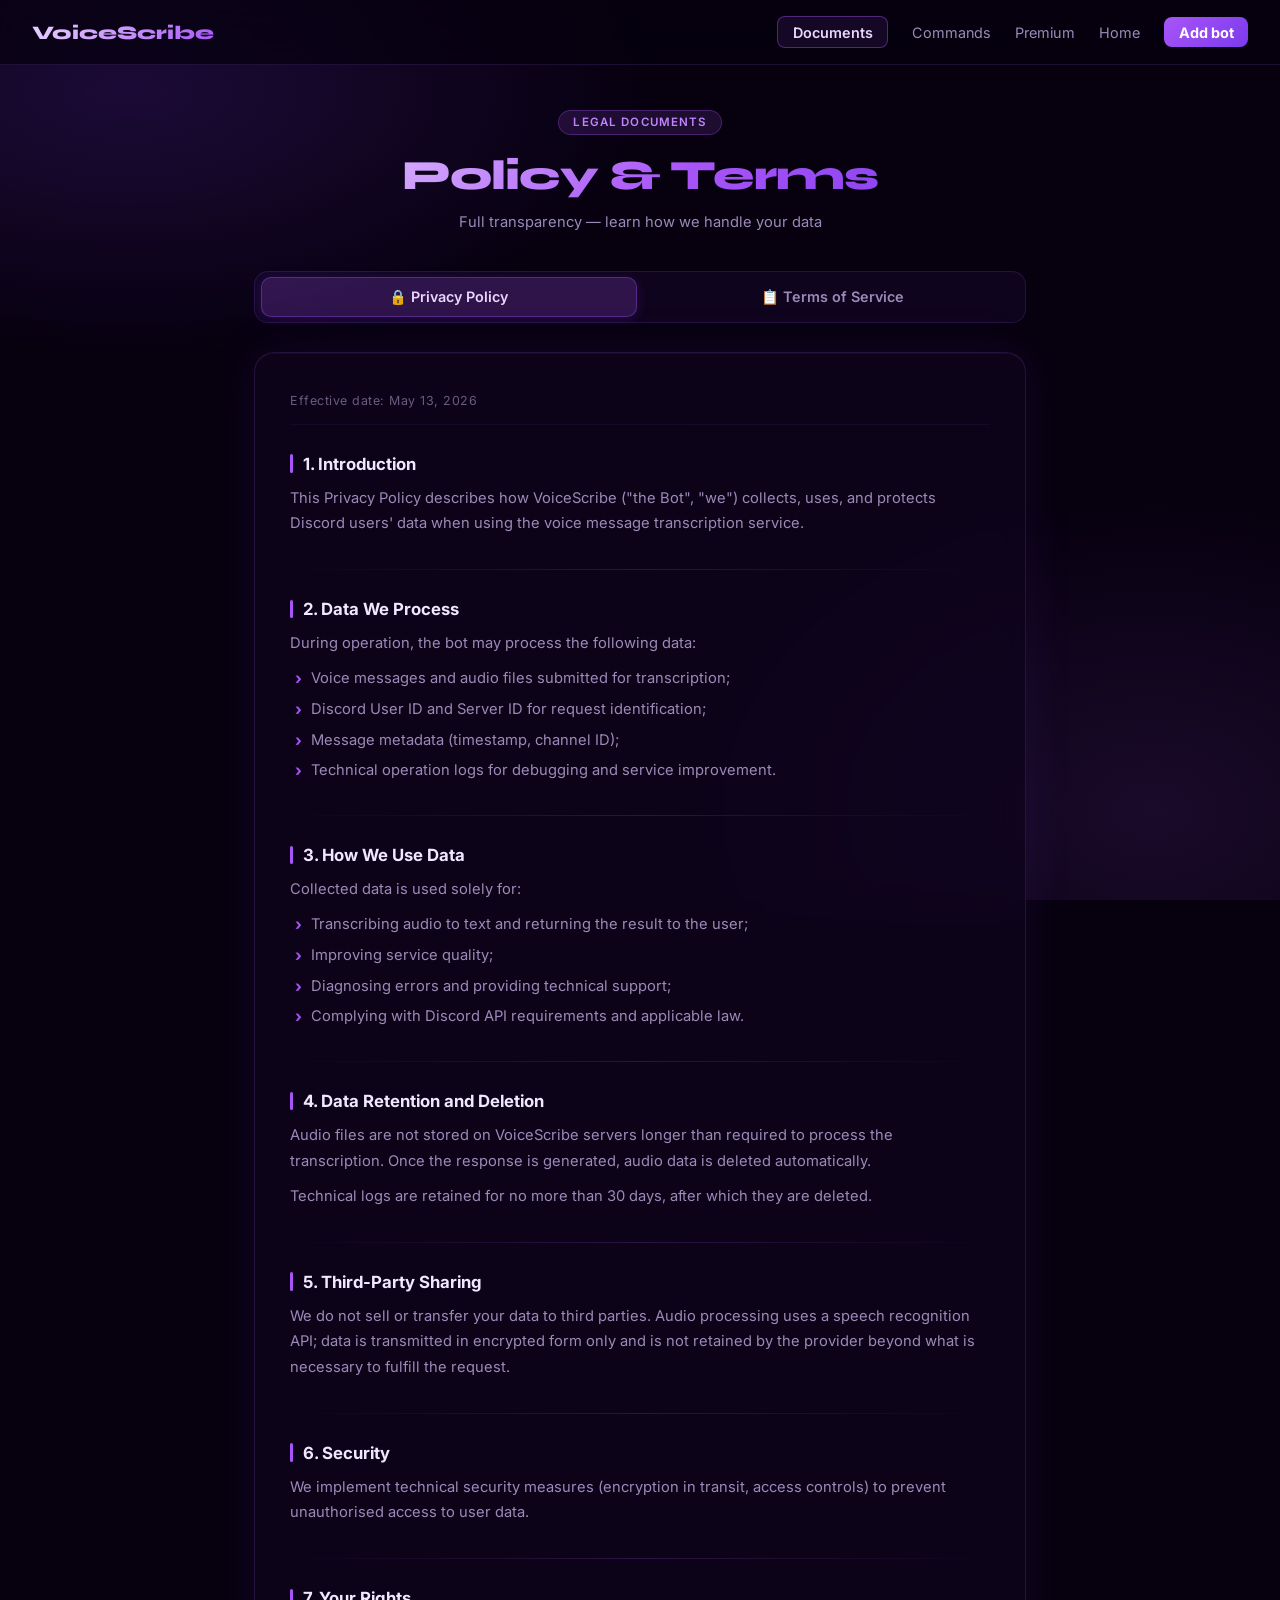
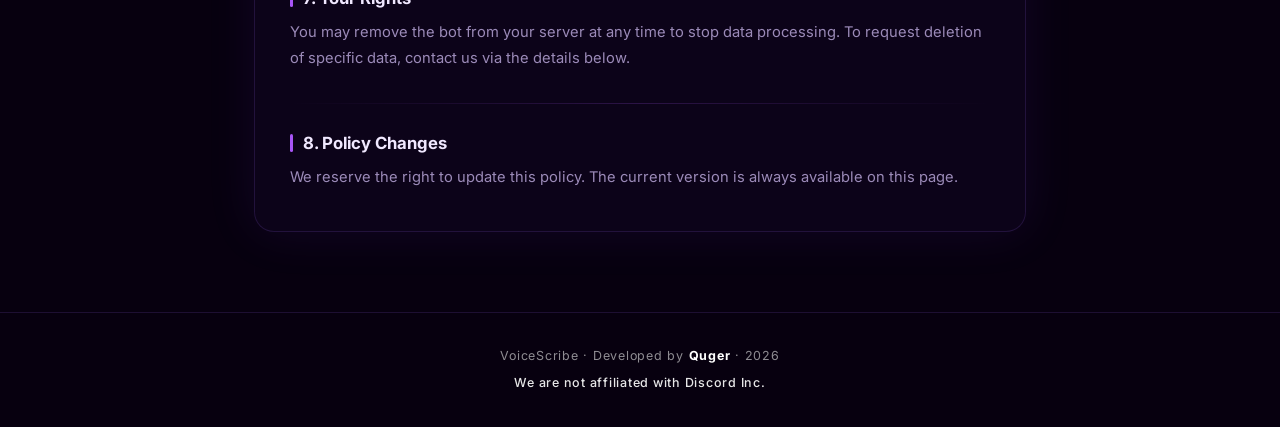
<file: legal.html>
<!DOCTYPE html>
<html lang="ru">
<head>
  <meta charset="UTF-8">
  <meta name="viewport" content="width=device-width, initial-scale=1.0">
  <title>Правовые документы — VoiceScribe</title>
  <link href="https://fonts.googleapis.com/css2?family=Syne:wght@700;800&family=Inter:wght@400;500;600;700&display=swap" rel="stylesheet">
  <style>
    *, *::before, *::after { box-sizing: border-box; margin: 0; padding: 0; }

    :root {
      --bg: #07000f;
      --surface: rgba(120,60,200,0.07);
      --border: rgba(160,100,255,0.15);
      --accent: #a855f7;
      --accent2: #7c3aed;
      --text: #f0e8ff;
      --muted: #9b8ab8;
    }

    html { scroll-behavior: smooth; overflow-x: hidden; }

    body {
      background: var(--bg);
      color: var(--text);
      font-family: 'Inter', sans-serif;
      overflow-x: hidden;
      min-height: 100vh;
    }

    body::before {
      content: '';
      position: fixed;
      inset: 0;
      background:
        radial-gradient(ellipse 70% 50% at 10% 10%, rgba(124,58,237,0.18) 0%, transparent 60%),
        radial-gradient(ellipse 60% 60% at 90% 90%, rgba(168,85,247,0.12) 0%, transparent 60%);
      pointer-events: none;
      z-index: 0;
    }

    /* ── NAV ── */
    nav {
      position: fixed;
      top: 0; left: 0; right: 0;
      z-index: 100;
      display: flex;
      align-items: center;
      justify-content: space-between;
      padding: 1rem 2rem;
      backdrop-filter: blur(20px);
      background: rgba(7,0,15,0.7);
      border-bottom: 1px solid var(--border);
    }
    .nav-logo {
      font-family: 'Syne', sans-serif;
      font-size: 1.2rem;
      font-weight: 800;
      background: linear-gradient(135deg, #e9d5ff, #a855f7);
      -webkit-background-clip: text;
      -webkit-text-fill-color: transparent;
      background-clip: text;
      text-decoration: none;
    }
    .nav-links { display: flex; gap: 1.5rem; align-items: center; }
    .nav-links a {
      color: var(--muted);
      text-decoration: none;
      font-size: 0.9rem;
      transition: color 0.2s;
    }
    .nav-links a:hover { color: var(--text); }
    .nav-links a.active { color: var(--accent); }

    .nav-legal {
      background: rgba(168, 85, 247, 0.1) !important;
      border: 1px solid rgba(168, 85, 247, 0.4) !important;
      color: #e9d5ff !important;
      padding: 0.42rem 0.9rem;
      border-radius: 8px;
      font-weight: 600;
      transition: all 0.3s ease;
      animation: pulse-legal 2s infinite;
    }
    .nav-legal:hover {
      background: rgba(168, 85, 247, 0.2);
      border-color: var(--accent);
      transform: translateY(-1px);
    }
    @keyframes pulse-legal {
      0%, 100% { box-shadow: 0 0 0 0 rgba(168, 85, 247, 0.4); }
      50% { box-shadow: 0 0 0 8px rgba(168, 85, 247, 0); }
    }

    /* ── ANIMATED BUTTON ── */
    .nav-btn-animated {
      background: linear-gradient(135deg, #a855f7, #7c3aed);
      color: #fff !important;
      padding: .42rem .9rem;
      border-radius: 8px;
      font-weight: 700;
      text-decoration: none;
      animation: pulse-purple 2s infinite;
      transition: transform 0.2s, opacity 0.2s;
    }
    .nav-btn-animated:hover {
      transform: translateY(-1px);
      opacity: 0.9;
    }
    @keyframes pulse-purple {
      0%, 100% { box-shadow: 0 0 0 0 rgba(168, 85, 247, 0.5); }
      50% { box-shadow: 0 0 0 8px rgba(168, 85, 247, 0); }
    }

    /* ── WRAPPER ── */
    .wrapper {
      position: relative;
      z-index: 1;
      max-width: 820px;
      margin: 0 auto;
      padding: 110px 1.5rem 80px;
    }

    /* ── PAGE HEADER ── */
    .page-header {
      text-align: center;
      margin-bottom: 2.5rem;
    }
    .page-tag {
      display: inline-block;
      background: rgba(168,85,247,0.15);
      border: 1px solid rgba(168,85,247,0.3);
      color: #c084fc;
      font-size: 0.72rem;
      font-weight: 600;
      letter-spacing: .1em;
      text-transform: uppercase;
      padding: .28rem .9rem;
      border-radius: 100px;
      margin-bottom: 1rem;
      animation: fadeUp 0.6s both;
    }
    .page-title {
      font-family: 'Syne', sans-serif;
      font-size: clamp(1.8rem, 4vw, 2.6rem);
      font-weight: 800;
      background: linear-gradient(135deg, #e9d5ff, #a855f7 55%, #7c3aed);
      -webkit-background-clip: text;
      -webkit-text-fill-color: transparent;
      background-clip: text;
      letter-spacing: -.02em;
      margin-bottom: .8rem;
      animation: fadeUp 0.6s 0.15s both;
    }
    .page-sub {
      color: var(--muted);
      font-size: .92rem;
      animation: fadeUp 0.6s 0.2s both;
    }

    /* ── TAB BAR ── */
    .tab-bar {
      display: flex;
      gap: .5rem;
      background: rgba(120,60,200,0.08);
      border: 1px solid var(--border);
      border-radius: 14px;
      padding: .35rem;
      margin-bottom: 1.8rem;
      animation: fadeUp 0.6s 0.3s both;
    }
    .tab-btn {
      flex: 1;
      padding: .6rem 1rem;
      border: none;
      background: none;
      color: var(--muted);
      font-family: 'Inter', sans-serif;
      font-size: .9rem;
      font-weight: 600;
      border-radius: 10px;
      cursor: pointer;
      transition: transform 0.2s, box-shadow 0.2s, background 0.2s, color 0.2s;
    }
    .tab-btn.active {
      background: rgba(168,85,247,0.2);
      border: 1px solid rgba(168,85,247,0.35);
      color: #e9d5ff;
      box-shadow: 0 2px 12px rgba(124,58,237,0.2);
    }
    .tab-btn:not(.active):hover {
      color: var(--text);
      background: rgba(168,85,247,0.07);
      transform: translateY(-1px);
    }
    .tab-btn.active:hover {
      transform: translateY(-1px);
      box-shadow: 0 6px 20px rgba(124,58,237,0.35);
    }

    /* ── DOC CARD ── */
    .doc-card {
      background: rgba(15,5,30,0.75);
      border: 1px solid var(--border);
      border-radius: 20px;
      padding: 2.5rem 2.2rem;
      backdrop-filter: blur(16px);
      box-shadow: 0 0 50px rgba(124,58,237,0.1), 0 1px 0 rgba(168,85,247,0.07) inset;
      animation: fadeUp 0.6s 0.4s both;
    }

    /* doc sections */
    .doc-section { margin-bottom: 2rem; }
    .doc-section:last-child { margin-bottom: 0; }

    .doc-section h3 {
      font-size: 1.05rem;
      font-weight: 700;
      color: var(--text);
      margin-bottom: 0.75rem;
      display: flex;
      align-items: center;
      gap: 0.6rem;
    }
    .doc-section h3::before {
      content: '';
      width: 3px;
      height: 1.1em;
      background: var(--accent);
      border-radius: 2px;
      flex-shrink: 0;
    }

    .doc-section p {
      color: var(--muted);
      font-size: 0.92rem;
      line-height: 1.75;
      margin-bottom: 0.6rem;
    }
    .doc-section p:last-child { margin-bottom: 0; }

    .doc-section ul {
      list-style: none;
      padding: 0;
      margin: 0.5rem 0 0;
    }
    .doc-section ul li {
      color: var(--muted);
      font-size: 0.92rem;
      line-height: 1.7;
      padding-left: 1.3rem;
      position: relative;
      margin-bottom: 0.35rem;
    }
    .doc-section ul li::before {
      content: '›';
      position: absolute;
      left: 0.3rem;
      color: var(--accent);
      font-weight: 700;
      font-size: 1rem;
      line-height: 1.5;
    }

    .doc-date {
      font-size: 0.78rem;
      color: var(--muted);
      opacity: 0.65;
      margin-bottom: 1.8rem;
      padding-bottom: 1rem;
      border-bottom: 1px solid rgba(160,100,255,0.1);
      letter-spacing: 0.04em;
    }

    .divider {
      height: 1px;
      background: linear-gradient(90deg, transparent, rgba(168,85,247,0.2), transparent);
      margin: 1.8rem 0;
    }

    /* ── FOOTER ── */
    footer {
      position: relative;
      z-index: 1;
      text-align: center;
      padding: 2rem;
      border-top: 1px solid var(--border);
      font-size: 0.78rem;
      letter-spacing: 0.06em;
      line-height: 1.8;
    }
    .footer-main {
      color: rgba(255,255,255,0.55);
      margin-bottom: 0.3rem;
    }
    .footer-disclaimer {
      color: rgba(255,255,255,0.9);
      font-weight: 500;
    }
    footer a {
      color: #ffffff;
      text-decoration: none;
      font-weight: 700;
    }
    footer a:hover { color: var(--accent); }

    /* ── LANGUAGE & TAB VISIBILITY ── */
    [data-lang] { display: none; }
    body.lang-ru div[data-lang="ru"],
    body.lang-en div[data-lang="en"],
    body.lang-de div[data-lang="de"],
    body.lang-it div[data-lang="it"],
    body.fallback-lang-en div[data-lang="en"] { 
      display: block; 
      animation: fadeIn 0.5s ease-out;
    }
    /* inline spans */
    body.lang-ru span[data-lang="ru"],
    body.lang-en span[data-lang="en"],
    body.lang-de span[data-lang="de"],
    body.lang-it span[data-lang="it"],
    body.fallback-lang-en span[data-lang="en"] { 
      display: inline; 
      animation: fadeIn 0.5s ease-out;
    }

    [data-doc] { display: none; }
    [data-doc].visible { 
      display: block; 
      animation: fadeIn 0.5s ease-out;
    }

    /* ── ANIMATIONS ── */
    @keyframes fadeUp {
      from { opacity: 0; transform: translateY(20px); }
      to { opacity: 1; transform: translateY(0); }
    }
    @keyframes fadeIn {
      from { opacity: 0; filter: blur(8px); transform: scale(0.98); }
      to { opacity: 1; filter: blur(0); transform: scale(1); }
    }

    /* ===== MOBILE ADAPTIVE ===== */
    .burger {
      display: none;
      flex-direction: column;
      gap: 5px;
      cursor: pointer;
      padding: 6px;
      background: none;
      border: none;
      z-index: 200;
    }
    .burger span {
      display: block;
      width: 24px;
      height: 2px;
      background: var(--text);
      border-radius: 2px;
      transition: all 0.3s ease;
    }
    .burger.open span:nth-child(1) { transform: translateY(7px) rotate(45deg); }
    .burger.open span:nth-child(2) { opacity: 0; }
    .burger.open span:nth-child(3) { transform: translateY(-7px) rotate(-45deg); }

    @media (max-width: 900px), (hover: none) and (pointer: coarse) {
      .burger { display: flex; }

      .nav-links {
        position: fixed;
        top: 0.65rem; right: 0.65rem;
        width: min(320px, calc(100vw - 1.3rem));
        height: calc(100dvh - 1.3rem);
        background: linear-gradient(160deg, rgba(29, 10, 54, 0.98), rgba(8, 1, 18, 0.99));
        backdrop-filter: blur(24px);
        border: 1px solid rgba(168, 85, 247, 0.32);
        border-radius: 24px;
        box-shadow: 0 24px 70px rgba(0, 0, 0, 0.52), 0 0 36px rgba(124, 58, 237, 0.2);
        flex-direction: column;
        align-items: stretch;
        padding: 4.65rem 0.85rem 1rem;
        gap: 0.55rem !important;
        transform: translateX(calc(100% + 0.8rem));
        transition: transform 0.35s cubic-bezier(.22,1,.36,1);
        z-index: 150;
      }
      .nav-links.open { transform: translateX(0); }

      .nav-links a {
        font-size: 1rem !important;
        min-height: 52px;
        padding: 0.85rem 1rem;
        width: 100%;
        display: flex;
        align-items: center;
        justify-content: center;
        text-align: center;
        border: 1px solid transparent;
        border-radius: 14px;
        background: rgba(255, 255, 255, 0.035);
        color: #d8c8f0;
        transition: transform 0.2s ease, background 0.2s ease, border-color 0.2s ease;
      }
      .nav-links a:active { transform: scale(0.98); background: rgba(168, 85, 247, 0.2); }
      .nav-links .nav-legal { background: linear-gradient(135deg, rgba(125, 46, 192, 0.32), rgba(67, 17, 111, 0.26)); border-color: rgba(168, 85, 247, 0.5); color: #f0e8ff !important; animation: none; }
      .nav-links .nav-btn-animated { justify-content: center; margin-top: auto; background: linear-gradient(135deg, #b85cff, #7c3aed); border-color: rgba(216, 180, 254, 0.34); box-shadow: 0 12px 28px rgba(124, 58, 237, 0.38); font-weight: 700; animation: none; }

      .nav-overlay {
        display: none;
        position: fixed;
        inset: 0;
        background: rgba(0,0,0,0.5);
        z-index: 140;
      }
      .nav-overlay.open { display: block; }

      /* General layout fixes */
      .hero { padding-top: 5rem !important; }
      .section, .wrapper { padding-left: 1rem !important; padding-right: 1rem !important; }
      h1 { font-size: clamp(1.6rem, 5vw, 2.5rem) !important; }
      .features-grid, .grid, .support-grid { grid-template-columns: 1fr !important; }
      .stats { flex-direction: column; align-items: center; }
      .stat { min-width: 140px; }
      .hero-btns { flex-direction: column; align-items: stretch !important; }
      .hero-btns a, .hero-btns button { text-align: center; }
      .formats-grid { gap: 0.4rem !important; }

      /* Commands page table */
      table { font-size: 0.82rem; }
      td, th { padding: 0.5rem 0.6rem !important; }
    }

  </style>
</head>
<body class="lang-ru">

<!-- NAV -->
<nav>
  <a href="general.html" class="nav-logo">VoiceScribe</a>
  <button class="burger" aria-label="Меню" onclick="toggleNav(this)">
    <span></span><span></span><span></span>
  </button>
  <div class="nav-overlay" onclick="closeNav()"></div>
  <div class="nav-links">
    <a href="legal.html" class="nav-legal">Документы</a>
    <a href="commands.html">Команды</a>
    <a href="premium.html">Premium</a>
    <a href="general.html">Главная</a>
    <a href="https://discord.com/oauth2/authorize?client_id=1499474116049371156" target="_blank" rel="noopener" class="nav-btn-animated">Добавить бота</a>
  </div>
</nav>

<div class="wrapper">

  <!-- PAGE HEADER -->
  <div class="page-header">
    <div class="page-tag">
      <span data-lang="ru">Правовые документы</span>
      <span data-lang="en">Legal Documents</span>
      <span data-lang="de">Rechtliche Dokumente</span>
      <span data-lang="it">Documenti legali</span>
    </div>
    <h1 class="page-title">
      <span data-lang="ru">Политика & Условия</span>
      <span data-lang="en">Policy & Terms</span>
      <span data-lang="de">Richtlinien & Bedingungen</span>
      <span data-lang="it">Informativa & Termini</span>
    </h1>
    <p class="page-sub">
      <span data-lang="ru">Всё прозрачно — читайте, как мы работаем с вашими данными</span>
      <span data-lang="en">Full transparency — learn how we handle your data</span>
      <span data-lang="de">Volle Transparenz — Erfahre, wie wir deine Daten verarbeiten</span>
      <span data-lang="it">Massima trasparenza — Scopri come gestiamo i tuoi dati</span>
    </p>
  </div>

  <!-- TAB BAR -->
  <div class="tab-bar">
    <button class="tab-btn active" onclick="switchTab('privacy')">
      <span data-lang="ru">🔒 Политика конфиденциальности</span>
      <span data-lang="en">🔒 Privacy Policy</span>
      <span data-lang="de">🔒 Datenschutzerklärung</span>
      <span data-lang="it">🔒 Informativa sulla privacy</span>
    </button>
    <button class="tab-btn" onclick="switchTab('terms')">
      <span data-lang="ru">📋 Условия использования</span>
      <span data-lang="en">📋 Terms of Service</span>
      <span data-lang="de">📋 Nutzungsbedingungen</span>
      <span data-lang="it">📋 Termini di servizio</span>
    </button>
  </div>

  <!-- ════════════════════════════════════
       PRIVACY POLICY
  ════════════════════════════════════ -->
  <div data-doc="privacy" class="visible">
    <div class="doc-card">

      <!-- RU -->
      <div data-lang="ru">
        <div class="doc-date">Дата вступления в силу: 13 мая 2026 г.</div>

        <div class="doc-section">
          <h3>1. Введение</h3>
          <p>Настоящая Политика конфиденциальности описывает, как VoiceScribe («Бот», «мы») собирает, использует и защищает данные пользователей Discord при использовании сервиса транскрипции голосовых сообщений.</p>
        </div>

        <div class="divider"></div>

        <div class="doc-section">
          <h3>2. Какие данные мы обрабатываем</h3>
          <p>В процессе работы бот может обрабатывать следующие данные:</p>
          <ul>
            <li>Голосовые сообщения и аудиофайлы, отправляемые для транскрипции;</li>
            <li>Discord User ID и Server ID для идентификации запросов;</li>
            <li>Метаданные сообщений (время отправки, идентификатор канала);</li>
            <li>Технические логи работы для отладки и улучшения сервиса.</li>
          </ul>
        </div>

        <div class="divider"></div>

        <div class="doc-section">
          <h3>3. Как мы используем данные</h3>
          <p>Собранные данные используются исключительно для:</p>
          <ul>
            <li>Транскрипции аудио в текст и возврата результата пользователю;</li>
            <li>Улучшения качества работы сервиса;</li>
            <li>Диагностики ошибок и технической поддержки;</li>
            <li>Соблюдения требований Discord API и законодательства.</li>
          </ul>
        </div>

        <div class="divider"></div>

        <div class="doc-section">
          <h3>4. Хранение и удаление данных</h3>
          <p>Аудиофайлы не хранятся на серверах VoiceScribe дольше, чем требуется для обработки транскрипции. После формирования ответа аудиоданные удаляются автоматически.</p>
          <p>Технические логи хранятся не более 30 дней, после чего удаляются.</p>
        </div>

        <div class="divider"></div>

        <div class="doc-section">
          <h3>5. Передача данных третьим лицам</h3>
          <p>Мы не продаём и не передаём ваши данные третьим лицам. Обработка аудио осуществляется с использованием API распознавания речи; при этом данные передаются только в зашифрованном виде и не хранятся провайдером сверх необходимого для выполнения запроса.</p>
        </div>

        <div class="divider"></div>

        <div class="doc-section">
          <h3>6. Безопасность</h3>
          <p>Мы применяем технические меры защиты (шифрование при передаче, контроль доступа) для предотвращения несанкционированного доступа к данным пользователей.</p>
        </div>

        <div class="divider"></div>

        <div class="doc-section">
          <h3>7. Ваши права</h3>
          <p>Вы вправе в любое время удалить бота с сервера и тем самым прекратить обработку данных. Для запроса на удаление конкретных данных обратитесь к нам по указанному контакту.</p>
        </div>

        <div class="divider"></div>

        <div class="doc-section">
          <h3>8. Изменения политики</h3>
          <p>Мы оставляем за собой право обновлять настоящую политику. Актуальная версия всегда доступна на этой странице.</p>
        </div>

      </div>

      <!-- EN -->
      <div data-lang="en">
        <div class="doc-date">Effective date: May 13, 2026</div>

        <div class="doc-section">
          <h3>1. Introduction</h3>
          <p>This Privacy Policy describes how VoiceScribe ("the Bot", "we") collects, uses, and protects Discord users' data when using the voice message transcription service.</p>
        </div>

        <div class="divider"></div>

        <div class="doc-section">
          <h3>2. Data We Process</h3>
          <p>During operation, the bot may process the following data:</p>
          <ul>
            <li>Voice messages and audio files submitted for transcription;</li>
            <li>Discord User ID and Server ID for request identification;</li>
            <li>Message metadata (timestamp, channel ID);</li>
            <li>Technical operation logs for debugging and service improvement.</li>
          </ul>
        </div>

        <div class="divider"></div>

        <div class="doc-section">
          <h3>3. How We Use Data</h3>
          <p>Collected data is used solely for:</p>
          <ul>
            <li>Transcribing audio to text and returning the result to the user;</li>
            <li>Improving service quality;</li>
            <li>Diagnosing errors and providing technical support;</li>
            <li>Complying with Discord API requirements and applicable law.</li>
          </ul>
        </div>

        <div class="divider"></div>

        <div class="doc-section">
          <h3>4. Data Retention and Deletion</h3>
          <p>Audio files are not stored on VoiceScribe servers longer than required to process the transcription. Once the response is generated, audio data is deleted automatically.</p>
          <p>Technical logs are retained for no more than 30 days, after which they are deleted.</p>
        </div>

        <div class="divider"></div>

        <div class="doc-section">
          <h3>5. Third-Party Sharing</h3>
          <p>We do not sell or transfer your data to third parties. Audio processing uses a speech recognition API; data is transmitted in encrypted form only and is not retained by the provider beyond what is necessary to fulfill the request.</p>
        </div>

        <div class="divider"></div>

        <div class="doc-section">
          <h3>6. Security</h3>
          <p>We implement technical security measures (encryption in transit, access controls) to prevent unauthorised access to user data.</p>
        </div>

        <div class="divider"></div>

        <div class="doc-section">
          <h3>7. Your Rights</h3>
          <p>You may remove the bot from your server at any time to stop data processing. To request deletion of specific data, contact us via the details below.</p>
        </div>

        <div class="divider"></div>

        <div class="doc-section">
          <h3>8. Policy Changes</h3>
          <p>We reserve the right to update this policy. The current version is always available on this page.</p>
        </div>

      </div>

      <!-- DE -->
      <div data-lang="de">
        <div class="doc-date">Datum des Inkrafttretens: 13. Mai 2026</div>

        <div class="doc-section">
          <h3>1. Einleitung</h3>
          <p>Diese Datenschutzerklärung beschreibt, wie VoiceScribe („der Bot“, „wir“) Discord-Nutzerdaten bei der Nutzung unseres Transkriptionsdienstes erhebt, nutzt und schützt.</p>
        </div>

        <div class="divider"></div>

        <div class="doc-section">
          <h3>2. Welche Daten wir verarbeiten</h3>
          <p>Im Betrieb kann der Bot folgende Daten verarbeiten:</p>
          <ul>
            <li>Sprachnachrichten und Audiodateien zur Transkription;</li>
            <li>Discord User-ID und Server-ID zur Identifizierung;</li>
            <li>Metadaten von Nachrichten (Zeitstempel, Kanal-ID);</li>
            <li>Technische Betriebsprotokolle zur Fehlerbehebung und Verbesserung.</li>
          </ul>
        </div>

        <div class="divider"></div>

        <div class="doc-section">
          <h3>3. Wie wir Daten verwenden</h3>
          <p>Erhobene Daten werden ausschließlich verwendet für:</p>
          <ul>
            <li>Transkription von Audio in Text und Rückgabe des Ergebnisses;</li>
            <li>Verbesserung der Servicequalität;</li>
            <li>Fehlerdiagnose und technischer Support;</li>
            <li>Einhaltung der Discord-API-Richtlinien und geltender Gesetze.</li>
          </ul>
        </div>

        <div class="divider"></div>

        <div class="doc-section">
          <h3>4. Datenspeicherung und Löschung</h3>
          <p>Audiodateien werden nicht länger auf Servern gespeichert als für die Transkription erforderlich. Nach der Bereitstellung werden Audiodaten automatisch gelöscht.</p>
          <p>Technische Protokolle werden maximal 30 Tage aufbewahrt.</p>
        </div>

        <div class="divider"></div>

        <div class="doc-section">
          <h3>5. Weitergabe an Dritte</h3>
          <p>Wir verkaufen oder übertragen keine Daten an Dritte. Die Audioverarbeitung erfolgt über verschlüsselte Spracherkennungs-APIs und wird vom Anbieter nicht über die Anfrage hinaus gespeichert.</p>
        </div>

        <div class="divider"></div>

        <div class="doc-section">
          <h3>6. Sicherheit</h3>
          <p>Wir setzen technische Sicherheitsmaßnahmen ein (Verschlüsselung bei der Übertragung, Zugriffskontrollen), um unbefugten Zugriff zu verhindern.</p>
        </div>

        <div class="divider"></div>

        <div class="doc-section">
          <h3>7. Deine Rechte</h3>
          <p>Du kannst den Bot jederzeit vom Server entfernen, um die Datenverarbeitung zu beenden. Für Löschanfragen kontaktiere uns bitte.</p>
        </div>

        <div class="divider"></div>

        <div class="doc-section">
          <h3>8. Änderungen der Richtlinie</h3>
          <p>Wir behalten uns das Recht vor, diese Richtlinie zu aktualisieren. Die aktuelle Version ist stets auf dieser Seite verfügbar.</p>
        </div>

      </div>

      <!-- IT -->
      <div data-lang="it">
        <div class="doc-date">Data di entrata in vigore: 13 maggio 2026</div>

        <div class="doc-section">
          <h3>1. Introduzione</h3>
          <p>La presente Informativa sulla privacy descrive come VoiceScribe ("il Bot", "noi") raccoglie, utilizza e protegge i dati degli utenti Discord durante l'utilizzo del servizio di trascrizione vocale.</p>
        </div>

        <div class="divider"></div>

        <div class="doc-section">
          <h3>2. Dati trattati</h3>
          <p>Durante il funzionamento, il bot può elaborare i seguenti dati:</p>
          <ul>
            <li>Messaggi vocali e file audio inviati per la trascrizione;</li>
            <li>Discord User ID e Server ID per l'identificazione delle richieste;</li>
            <li>Metadati dei messaggi (data e ora, ID canale);</li>
            <li>Log operativi tecnici per il debug e il miglioramento del servizio.</li>
          </ul>
        </div>

        <div class="divider"></div>

        <div class="doc-section">
          <h3>3. Come utilizziamo i dati</h3>
          <p>I dati raccolti vengono utilizzati esclusivamente per:</p>
          <ul>
            <li>Trascrivere audio in testo e restituire il risultato all'utente;</li>
            <li>Migliorare la qualità del servizio;</li>
            <li>Diagnosi degli errori e supporto tecnico;</li>
            <li>Rispetto delle linee guida delle API di Discord e delle normative vigenti.</li>
          </ul>
        </div>

        <div class="divider"></div>

        <div class="doc-section">
          <h3>4. Conservazione e cancellazione dei dati</h3>
          <p>I file audio non vengono conservati sui server di VoiceScribe oltre il tempo strettamente necessario per l'elaborazione. Una volta fornita la risposta, i dati audio vengono eliminati automaticamente.</p>
          <p>I log tecnici vengono conservati per un massimo di 30 giorni.</p>
        </div>

        <div class="divider"></div>

        <div class="doc-section">
          <h3>5. Condivisione con terze parti</h3>
          <p>Non vendiamo né trasferiamo i tuoi dati a terzi. L'elaborazione audio avviene tramite API di riconoscimento vocale crittografate, senza ulteriore conservazione da parte del provider.</p>
        </div>

        <div class="divider"></div>

        <div class="doc-section">
          <h3>6. Sicurezza</h3>
          <p>Applichiamo misure di sicurezza tecniche (crittografia in transito, controlli di accesso) per prevenire accessi non autorizzati.</p>
        </div>

        <div class="divider"></div>

        <div class="doc-section">
          <h3>7. I tuoi diritti</h3>
          <p>Puoi rimuovere il bot dal tuo server in qualsiasi momento per interrompere il trattamento dei dati. Per richiedere la cancellazione di dati specifici, contattaci.</p>
        </div>

        <div class="divider"></div>

        <div class="doc-section">
          <h3>8. Modifiche all'informativa</h3>
          <p>Ci riserviamo il diritto di aggiornare questa informativa. La versione corrente è sempre consultabile su questa pagina.</p>
        </div>

      </div>

    </div>
  </div><!-- /privacy -->


  <!-- ════════════════════════════════════
       TERMS OF SERVICE
  ════════════════════════════════════ -->
  <div data-doc="terms">
    <div class="doc-card">

      <!-- RU -->
      <div data-lang="ru">
        <div class="doc-date">Дата вступления в силу: 13 мая 2026 г.</div>

        <div class="doc-section">
          <h3>1. Принятие условий</h3>
          <p>Используя VoiceScribe, вы соглашаетесь с настоящими Условиями использования. Если вы не согласны с какими-либо пунктами, пожалуйста, прекратите использование бота.</p>
        </div>

        <div class="divider"></div>

        <div class="doc-section">
          <h3>2. Описание сервиса</h3>
          <p>VoiceScribe — Discord-бот, который преобразует голосовые сообщения и аудиофайлы в текст с помощью технологии распознавания речи. Сервис предоставляется «как есть» без гарантии 100% точности транскрипции.</p>
        </div>

        <div class="divider"></div>

        <div class="doc-section">
          <h3>3. Допустимое использование</h3>
          <p>Вы обязуетесь использовать бота только в законных целях и не:</p>
          <ul>
            <li>Передавать через бота материалы, нарушающие авторские права или содержащие противоправный контент;</li>
            <li>Использовать бота для массовой автоматической отправки запросов (спам);</li>
            <li>Предпринимать попытки взлома, реверс-инжиниринга или нарушения работы сервиса;</li>
            <li>Нарушать Условия использования Discord.</li>
          </ul>
        </div>

        <div class="divider"></div>

        <div class="doc-section">
          <h3>4. Ограничение ответственности</h3>
          <p>VoiceScribe и его разработчик не несут ответственности за:</p>
          <ul>
            <li>Неточности или ошибки в транскрипции;</li>
            <li>Временную недоступность сервиса;</li>
            <li>Любые убытки, возникшие в результате использования или невозможности использования бота.</li>
          </ul>
        </div>

        <div class="divider"></div>

        <div class="doc-section">
          <h3>5. Интеллектуальная собственность</h3>
          <p>Все права на бота, его код и дизайн принадлежат разработчику. Использование, копирование или распространение без письменного разрешения запрещено.</p>
        </div>

        <div class="divider"></div>

        <div class="doc-section">
          <h3>6. Прекращение доступа</h3>
          <p>Мы оставляем за собой право заблокировать доступ пользователя или сервера к боту в случае нарушения настоящих условий без предварительного уведомления.</p>
        </div>

        <div class="divider"></div>

        <div class="doc-section">
          <h3>7. Изменения условий</h3>
          <p>Условия могут обновляться в любое время. Актуальная версия всегда доступна на этой странице. Продолжение использования бота после публикации изменений означает их принятие.</p>
        </div>

      </div>

      <!-- EN -->
      <div data-lang="en">
        <div class="doc-date">Effective date: May 13, 2026</div>

        <div class="doc-section">
          <h3>1. Acceptance of Terms</h3>
          <p>By using VoiceScribe, you agree to these Terms of Service. If you do not agree with any part of these terms, please discontinue using the bot.</p>
        </div>

        <div class="divider"></div>

        <div class="doc-section">
          <h3>2. Description of Service</h3>
          <p>VoiceScribe is a Discord bot that converts voice messages and audio files into text using speech recognition technology. The service is provided "as is" without warranty of 100% transcription accuracy.</p>
        </div>

        <div class="divider"></div>

        <div class="doc-section">
          <h3>3. Acceptable Use</h3>
          <p>You agree to use the bot only for lawful purposes and not to:</p>
          <ul>
            <li>Submit material that infringes copyright or contains illegal content;</li>
            <li>Use the bot for automated mass-requesting (spam);</li>
            <li>Attempt to hack, reverse-engineer, or disrupt the service;</li>
            <li>Violate Discord's Terms of Service.</li>
          </ul>
        </div>

        <div class="divider"></div>

        <div class="doc-section">
          <h3>4. Limitation of Liability</h3>
          <p>VoiceScribe and its developer shall not be held liable for:</p>
          <ul>
            <li>Inaccuracies or errors in transcriptions;</li>
            <li>Temporary service interruptions;</li>
            <li>Any damages arising from the use or inability to use the bot.</li>
          </ul>
        </div>

        <div class="divider"></div>

        <div class="doc-section">
          <h3>5. Intellectual Property</h3>
          <p>All rights to the bot, its code, and design belong to the developer. Use, copying, or distribution without written permission is prohibited.</p>
        </div>

        <div class="divider"></div>

        <div class="doc-section">
          <h3>6. Termination of Access</h3>
          <p>We reserve the right to block a user's or server's access to the bot in case of violation of these terms without prior notice.</p>
        </div>

        <div class="divider"></div>

        <div class="doc-section">
          <h3>7. Changes to Terms</h3>
          <p>Terms may be updated at any time. The current version is always available on this page. Continued use of the bot after changes are published constitutes acceptance of those changes.</p>
        </div>

      </div>

      <!-- DE -->
      <div data-lang="de">
        <div class="doc-date">Datum des Inkrafttretens: 13. Mai 2026</div>

        <div class="doc-section">
          <h3>1. Annahme der Bedingungen</h3>
          <p>Durch die Nutzung von VoiceScribe erklärst du dich mit diesen Nutzungsbedingungen einverstanden. Falls du mit Teilen nicht einverstanden bist, stelle die Nutzung des Bots bitte ein.</p>
        </div>

        <div class="divider"></div>

        <div class="doc-section">
          <h3>2. Beschreibung des Dienstes</h3>
          <p>VoiceScribe ist ein Discord-Bot, der Sprachnachrichten und Audiodateien mithilfe von Spracherkennungstechnologie in Text umwandelt. Der Dienst wird „wie besehen“ ohne Gewähr für eine 100%ige Genauigkeit bereitgestellt.</p>
        </div>

        <div class="divider"></div>

        <div class="doc-section">
          <h3>3. Zulässige Nutzung</h3>
          <p>Du verpflichtest dich, den Bot nur für rechtmäßige Zwecke zu nutzen und nicht:</p>
          <ul>
            <li>Urheberrechtlich geschütztes oder rechtswidriges Material einzureichen;</li>
            <li>Den Bot für automatisierte Massenanfragen (Spam) zu missbrauchen;</li>
            <li>Hacking, Reverse Engineering oder Störungen zu versuchen;</li>
            <li>Gegen die Discord-Nutzungsbedingungen zu verstoßen.</li>
          </ul>
        </div>

        <div class="divider"></div>

        <div class="doc-section">
          <h3>4. Haftungsbeschränkung</h3>
          <p>VoiceScribe und der Entwickler haften nicht für:</p>
          <ul>
            <li>Ungenauigkeiten oder Fehler in Transkriptionen;</li>
            <li>Vorübergehende Dienstunterbrechungen;</li>
            <li>Jegliche Schäden aus der Nutzung oder Nichtverfügbarkeit des Bots.</li>
          </ul>
        </div>

        <div class="divider"></div>

        <div class="doc-section">
          <h3>5. Geistiges Eigentum</h3>
          <p>Alle Rechte am Bot, Code und Design verbleiben beim Entwickler. Nutzung, Vervielfältigung oder Verbreitung ohne schriftliche Genehmigung ist untersagt.</p>
        </div>

        <div class="divider"></div>

        <div class="doc-section">
          <h3>6. Kündigung des Zugriffs</h3>
          <p>Wir behalten uns das Recht vor, den Zugriff von Nutzern oder Servern bei Verstößen ohne Vorankündigung zu sperren.</p>
        </div>

        <div class="divider"></div>

        <div class="doc-section">
          <h3>7. Änderungen der Bedingungen</h3>
          <p>Die Bedingungen können jederzeit aktualisiert werden. Die fortgesetzte Nutzung nach Änderungen gilt als Zustimmung.</p>
        </div>

      </div>

      <!-- IT -->
      <div data-lang="it">
        <div class="doc-date">Data di entrata in vigore: 13 maggio 2026</div>

        <div class="doc-section">
          <h3>1. Accettazione dei termini</h3>
          <p>Utilizzando VoiceScribe, accetti i presenti Termini di servizio. Se non concordi con essi, ti invitiamo a interrompere l'uso del bot.</p>
        </div>

        <div class="divider"></div>

        <div class="doc-section">
          <h3>2. Descrizione del servizio</h3>
          <p>VoiceScribe è un bot Discord che converte messaggi vocali e file audio in testo tramite tecnologia di riconoscimento vocale. Il servizio è fornito "così com'è", senza garanzia di accuratezza al 100%.</p>
        </div>

        <div class="divider"></div>

        <div class="doc-section">
          <h3>3. Uso consentito</h3>
          <p>Ti impegni a utilizzare il bot solo per scopi leciti e a non:</p>
          <ul>
            <li>Trasmettere contenuti che violino il copyright o siano illegali;</li>
            <li>Usare il bot per spam o richieste massive automatizzate;</li>
            <li>Tentare manomissioni, reverse engineering o interruzioni del servizio;</li>
            <li>Violare i Termini di servizio di Discord.</li>
          </ul>
        </div>

        <div class="divider"></div>

        <div class="doc-section">
          <h3>4. Limitazione di responsabilità</h3>
          <p>VoiceScribe e il suo sviluppatore non sono responsabili per:</p>
          <ul>
            <li>Imprecisioni o errori nelle trascrizioni;</li>
            <li>Temporanea indisponibilità del servizio;</li>
            <li>Eventuali danni derivanti dall'uso o dall'impossibilità di usare il bot.</li>
          </ul>
        </div>

        <div class="divider"></div>

        <div class="doc-section">
          <h3>5. Proprietà intellettuale</h3>
          <p>Tutti i diritti sul bot, sul codice e sul design appartengono allo sviluppatore. L'uso, la copia o la distribuzione senza autorizzazione scritta sono vietati.</p>
        </div>

        <div class="divider"></div>

        <div class="doc-section">
          <h3>6. Interruzione dell'accesso</h3>
          <p>Ci riserviamo il diritto di bloccare l'accesso al bot per utenti o server in caso di violazione dei termini, senza preavviso.</p>
        </div>

        <div class="divider"></div>

        <div class="doc-section">
          <h3>7. Modifiche ai termini</h3>
          <p>I termini possono essere aggiornati in qualsiasi momento. L'uso continuato del bot dopo le modifiche costituisce accettazione delle stesse.</p>
        </div>

      </div>

    </div>
  </div><!-- /terms -->

</div><!-- /wrapper -->

<footer>
  <div class="footer-main">VoiceScribe · Разработан <a href="https://quger.github.io">Quger</a> · 2026</div>
  <div class="footer-disclaimer">Мы не являемся аффилированным лицом компании Discord Inc.</div>
</footer>

<script src="site.js"></script>
</body>
</html>
</file>
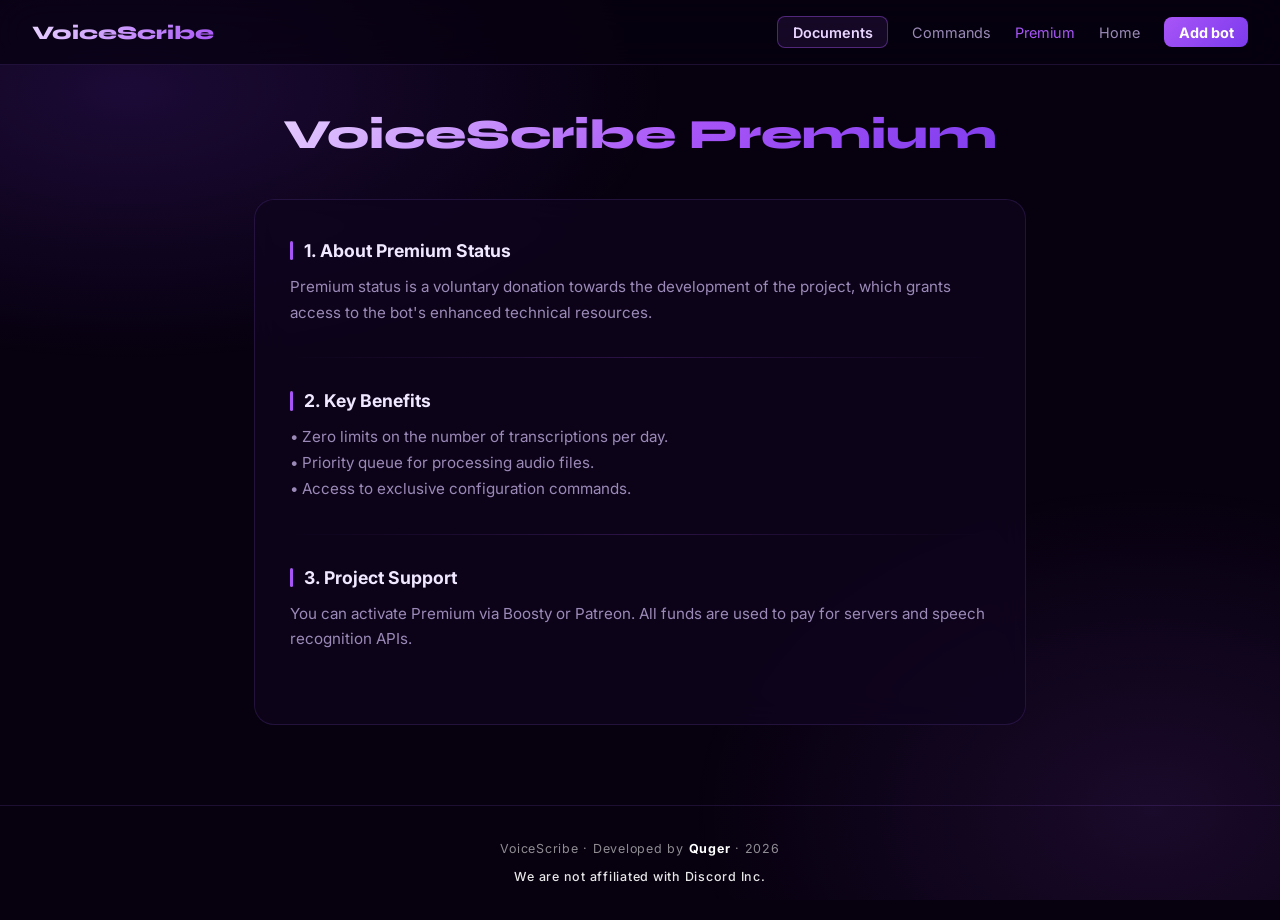
<file: premium.html>
<!DOCTYPE html>
<html lang="ru">
<head>
  <meta charset="UTF-8">
  <meta name="viewport" content="width=device-width, initial-scale=1.0">
  <title>Premium — VoiceScribe</title>
  <link href="https://fonts.googleapis.com/css2?family=Syne:wght@700;800&family=Inter:wght@400;500;600;700&display=swap" rel="stylesheet">
  <style>
    *, *::before, *::after { box-sizing: border-box; margin: 0; padding: 0; }
    :root {
      --bg: #07000f;
      --surface: rgba(120,60,200,0.07);
      --border: rgba(160,100,255,0.15);
      --accent: #a855f7;
      --text: #f0e8ff;
      --muted: #9b8ab8;
    }
    body {
      background: var(--bg); color: var(--text); font-family: 'Inter', sans-serif;
      min-height: 100vh; overflow-x: hidden;
    }
    body::before {
      content: ''; position: fixed; inset: 0;
      background: radial-gradient(ellipse 70% 50% at 10% 10%, rgba(124,58,237,0.18) 0%, transparent 60%),
                  radial-gradient(ellipse 60% 60% at 90% 90%, rgba(168,85,247,0.12) 0%, transparent 60%);
      z-index: 0; pointer-events: none;
    }
    nav {
      position: fixed; top: 0; left: 0; right: 0; z-index: 100;
      display: flex; align-items: center; justify-content: space-between;
      padding: 1rem 2rem; backdrop-filter: blur(20px); background: rgba(7,0,15,0.7); border-bottom: 1px solid var(--border);
    }
    .nav-logo { font-family: 'Syne', sans-serif; font-size: 1.2rem; font-weight: 800; background: linear-gradient(135deg, #e9d5ff, #a855f7); -webkit-background-clip: text; -webkit-text-fill-color: transparent; text-decoration: none; }
    .nav-links { display: flex; gap: 1.5rem; align-items: center; }
    .nav-links a { color: var(--muted); text-decoration: none; font-size: 0.9rem; transition: color 0.2s; }
    .nav-links a:hover { color: var(--text); }
    .nav-links a.active { color: var(--accent); }
    .nav-legal {
      background: rgba(168, 85, 247, 0.1) !important;
      border: 1px solid rgba(168, 85, 247, 0.4) !important;
      color: #e9d5ff !important;
      padding: 0.42rem 0.9rem;
      border-radius: 8px;
      font-weight: 600;
      transition: all 0.3s ease;
      animation: pulse-legal 2s infinite;
    }
    .nav-legal:hover {
      background: rgba(168, 85, 247, 0.2);
      border-color: var(--accent);
      transform: translateY(-1px);
    }
    .nav-btn-animated { background: linear-gradient(135deg, #a855f7, #7c3aed); color: #fff !important; padding: .42rem .9rem; border-radius: 8px; font-weight: 700; text-decoration: none; animation: pulse-purple 2s infinite; }
    @keyframes pulse-purple { 0%, 100% { box-shadow: 0 0 0 0 rgba(168, 85, 247, 0.5); } 50% { box-shadow: 0 0 0 8px rgba(168, 85, 247, 0); } }
    .wrapper { position: relative; z-index: 1; max-width: 820px; margin: 0 auto; padding: 110px 1.5rem 80px; }
    .page-header { text-align: center; margin-bottom: 2.5rem; }
    .page-title { 
      font-family: 'Syne', sans-serif; font-size: 2.6rem; font-weight: 800; background: linear-gradient(135deg, #e9d5ff, #a855f7 55%, #7c3aed); -webkit-background-clip: text; -webkit-text-fill-color: transparent; margin-bottom: .8rem; 
      animation: fadeUp 0.6s 0.15s both;
    }
    .doc-card { 
      background: rgba(15,5,30,0.75); border: 1px solid var(--border); border-radius: 20px; padding: 2.5rem 2.2rem; backdrop-filter: blur(16px); 
      animation: fadeUp 0.6s 0.4s both;
    }
    .section { margin-bottom: 2rem; }
    .section h3 { font-size: 1.1rem; color: var(--text); margin-bottom: 0.8rem; display: flex; align-items: center; gap: 0.7rem; }
    .section h3::before { content: ''; width: 3px; height: 1.1em; background: var(--accent); border-radius: 2px; }
    .section p { color: var(--muted); font-size: 0.95rem; line-height: 1.7; }
    .divider { height: 1px; background: linear-gradient(90deg, transparent, rgba(168,85,247,0.2), transparent); margin: 2rem 0; }
    
    /* ── LANGUAGE VISIBILITY ── */
    [data-lang] { display: none; }
    body.lang-ru div[data-lang="ru"],
    body.lang-en div[data-lang="en"],
    body.lang-de div[data-lang="de"],
    body.lang-it div[data-lang="it"],
    body.fallback-lang-en div[data-lang="en"] { 
      display: block; 
      animation: fadeIn 0.5s ease-out;
    }
    body.lang-ru span[data-lang="ru"],
    body.lang-en span[data-lang="en"],
    body.lang-de span[data-lang="de"],
    body.lang-it span[data-lang="it"],
    body.fallback-lang-en span[data-lang="en"] { 
      display: inline; 
      animation: fadeIn 0.5s ease-out;
    }
    @keyframes pulse-legal {
      0%, 100% { box-shadow: 0 0 0 0 rgba(168, 85, 247, 0.4); }
      50% { box-shadow: 0 0 0 8px rgba(168, 85, 247, 0); }
    }

    @keyframes fadeUp {
      from { opacity: 0; transform: translateY(20px); }
      to { opacity: 1; transform: translateY(0); }
    }
    @keyframes fadeIn {
      from { opacity: 0; filter: blur(8px); transform: scale(0.98); }
      to { opacity: 1; filter: blur(0); transform: scale(1); }
    }
    footer {
      position: relative;
      z-index: 1;
      text-align: center;
      padding: 2rem;
      border-top: 1px solid var(--border);
      font-size: 0.78rem;
      letter-spacing: 0.06em;
      line-height: 1.8;
    }
    .footer-main {
      color: rgba(255,255,255,0.55);
      margin-bottom: 0.3rem;
    }
    .footer-disclaimer {
      color: rgba(255,255,255,0.9);
      font-weight: 500;
    }
    footer a {
      color: #ffffff;
      text-decoration: none;
      font-weight: 700;
    }
    footer a:hover { color: var(--accent); }
  
    /* ===== MOBILE ADAPTIVE ===== */
    .burger {
      display: none;
      flex-direction: column;
      gap: 5px;
      cursor: pointer;
      padding: 6px;
      background: none;
      border: none;
      z-index: 200;
    }
    .burger span {
      display: block;
      width: 24px;
      height: 2px;
      background: var(--text);
      border-radius: 2px;
      transition: all 0.3s ease;
    }
    .burger.open span:nth-child(1) { transform: translateY(7px) rotate(45deg); }
    .burger.open span:nth-child(2) { opacity: 0; }
    .burger.open span:nth-child(3) { transform: translateY(-7px) rotate(-45deg); }

    @media (max-width: 900px), (hover: none) and (pointer: coarse) {
      .burger { display: flex; }

      .nav-links {
        position: fixed;
        top: 0.65rem; right: 0.65rem;
        width: min(320px, calc(100vw - 1.3rem));
        height: calc(100dvh - 1.3rem);
        background: linear-gradient(160deg, rgba(29, 10, 54, 0.98), rgba(8, 1, 18, 0.99));
        backdrop-filter: blur(24px);
        border: 1px solid rgba(168, 85, 247, 0.32);
        border-radius: 24px;
        box-shadow: 0 24px 70px rgba(0, 0, 0, 0.52), 0 0 36px rgba(124, 58, 237, 0.2);
        flex-direction: column;
        align-items: stretch;
        padding: 4.65rem 0.85rem 1rem;
        gap: 0.55rem !important;
        transform: translateX(calc(100% + 0.8rem));
        transition: transform 0.35s cubic-bezier(.22,1,.36,1);
        z-index: 150;
      }
      .nav-links.open { transform: translateX(0); }

      .nav-links a {
        font-size: 1rem !important;
        min-height: 52px;
        padding: 0.85rem 1rem;
        width: 100%;
        display: flex;
        align-items: center;
        justify-content: center;
        text-align: center;
        border: 1px solid transparent;
        border-radius: 14px;
        background: rgba(255, 255, 255, 0.035);
        color: #d8c8f0;
        transition: transform 0.2s ease, background 0.2s ease, border-color 0.2s ease;
      }
      .nav-links a:active { transform: scale(0.98); background: rgba(168, 85, 247, 0.2); }
      .nav-links .nav-legal { background: linear-gradient(135deg, rgba(125, 46, 192, 0.32), rgba(67, 17, 111, 0.26)); border-color: rgba(168, 85, 247, 0.5); color: #f0e8ff !important; animation: none; }
      .nav-links .nav-btn-animated { justify-content: center; margin-top: auto; background: linear-gradient(135deg, #b85cff, #7c3aed); border-color: rgba(216, 180, 254, 0.34); box-shadow: 0 12px 28px rgba(124, 58, 237, 0.38); font-weight: 700; animation: none; }

      .nav-overlay {
        display: none;
        position: fixed;
        inset: 0;
        background: rgba(0,0,0,0.5);
        z-index: 140;
      }
      .nav-overlay.open { display: block; }

      /* General layout fixes */
      .hero { padding-top: 5rem !important; }
      .section, .wrapper { padding-left: 1rem !important; padding-right: 1rem !important; }
      h1 { font-size: clamp(1.6rem, 5vw, 2.5rem) !important; }
      .features-grid, .grid, .support-grid { grid-template-columns: 1fr !important; }
      .stats { flex-direction: column; align-items: center; }
      .stat { min-width: 140px; }
      .hero-btns { flex-direction: column; align-items: stretch !important; }
      .hero-btns a, .hero-btns button { text-align: center; }
      .formats-grid { gap: 0.4rem !important; }

      /* Commands page table */
      table { font-size: 0.82rem; }
      td, th { padding: 0.5rem 0.6rem !important; }
    }

  </style>
</head>
<body class="lang-ru">
<nav>
  <a href="general.html" class="nav-logo">VoiceScribe</a>
  <button class="burger" aria-label="Меню" onclick="toggleNav(this)">
    <span></span><span></span><span></span>
  </button>
  <div class="nav-overlay" onclick="closeNav()"></div>
  <div class="nav-links">
    <a href="legal.html" class="nav-legal">Документы</a>
    <a href="commands.html">Команды</a>
    <a href="premium.html" class="active">Premium</a>
    <a href="general.html">Главная</a>
    <a href="https://discord.com/oauth2/authorize?client_id=1499474116049371156" target="_blank" rel="noopener" class="nav-btn-animated">Добавить бота</a>
  </div>
</nav>
<div class="wrapper">
  <div class="page-header">
    <h1 class="page-title">VoiceScribe Premium</h1>
  </div>
  <div class="doc-card">
    <div class="section">
      <h3>
        <span data-lang="ru">1. О статусе Premium</span>
        <span data-lang="en">1. About Premium Status</span>
        <span data-lang="de">1. Über den Premium-Status</span>
        <span data-lang="it">1. Informazioni sullo stato Premium</span>
      </h3>
      <p>
        <span data-lang="ru">Premium-статус — это добровольное пожертвование в пользу развития проекта, которое открывает доступ к расширенным техническим мощностям бота.</span>
        <span data-lang="en">Premium status is a voluntary donation towards the development of the project, which grants access to the bot's enhanced technical resources.</span>
        <span data-lang="de">Der Premium-Status ist eine freiwillige Spende zur Unterstützung des Projekts und schaltet erweiterte technische Kapazitäten des Bots frei.</span>
        <span data-lang="it">Lo stato Premium è una donazione volontaria per supportare lo sviluppo del progetto, che sblocca l'accesso alle risorse tecniche avanzate del bot.</span>
      </p>
    </div>
    <div class="divider"></div>
    <div class="section">
      <h3>
        <span data-lang="ru">2. Основные преимущества</span>
        <span data-lang="en">2. Key Benefits</span>
        <span data-lang="de">2. Hauptvorteile</span>
        <span data-lang="it">2. Vantaggi principali</span>
      </h3>
      <p>
        <span data-lang="ru">• Полное отсутствие лимитов на количество транскрипций в сутки.<br>• Приоритетная очередь обработки аудиофайлов.<br>• Доступ к эксклюзивным командам настройки.</span>
        <span data-lang="en">• Zero limits on the number of transcriptions per day.<br>• Priority queue for processing audio files.<br>• Access to exclusive configuration commands.</span>
        <span data-lang="de">• Keine Begrenzung der täglichen Transkriptionen.<br>• Prioritäre Warteschlange für die Audiodateiverarbeitung.<br>• Zugriff auf exklusive Konfigurationsbefehle.</span>
        <span data-lang="it">• Nessun limite al numero di trascrizioni giornaliere.<br>• Coda prioritaria per l'elaborazione dei file audio.<br>• Accesso a comandi di configurazione esclusivi.</span>
      </p>
    </div>
    <div class="divider"></div>
    <div class="section">
      <h3>
        <span data-lang="ru">3. Поддержка проекта</span>
        <span data-lang="en">3. Project Support</span>
        <span data-lang="de">3. Projektunterstützung</span>
        <span data-lang="it">3. Supporto al progetto</span>
      </h3>
      <p>
        <span data-lang="ru">Вы можете активировать Premium через платформы Boosty или Patreon. Все средства идут на оплату серверов и API распознавания речи.</span>
        <span data-lang="en">You can activate Premium via Boosty or Patreon. All funds are used to pay for servers and speech recognition APIs.</span>
        <span data-lang="de">Du kannst Premium über Boosty oder Patreon aktivieren. Alle Einnahmen fließen in Serverkosten und Spracherkennungs-APIs.</span>
        <span data-lang="it">Puoi attivare Premium tramite Boosty o Patreon. Tutti i fondi vengono impiegati per coprire i costi dei server e delle API di riconoscimento vocale.</span>
      </p>
    </div>
  </div>
</div>
<footer>
  <div class="footer-main">VoiceScribe · Разработан <a href="https://quger.github.io">Quger</a> · 2026</div>
  <div class="footer-disclaimer">Мы не являемся аффилированным лицом компании Discord Inc.</div>
</footer>

<script src="site.js"></script>
</body>
</html>
</file>
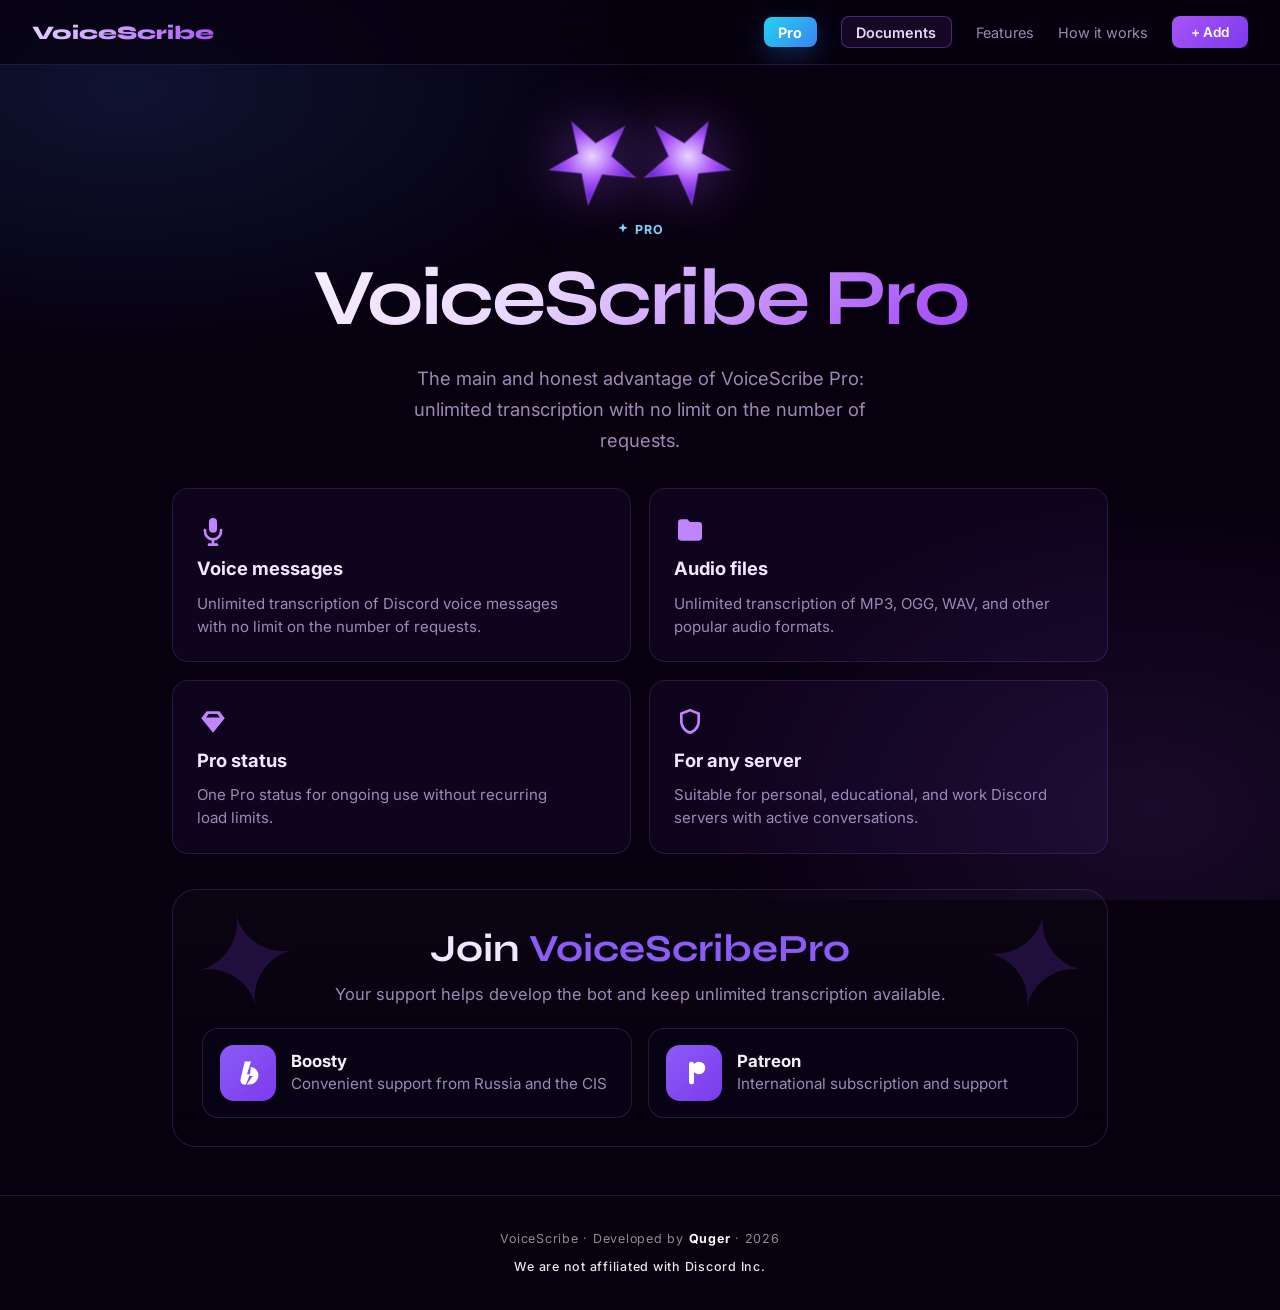
<file: pro.html>
<!DOCTYPE html>
<html lang="ru">
<head>
  <meta charset="UTF-8">
  <meta name="viewport" content="width=device-width, initial-scale=1.0">
  <title>VoiceScribe Pro</title>
  <link href="https://fonts.googleapis.com/css2?family=Syne:wght@700;800&family=Inter:wght@400;500;600;700;900&display=swap" rel="stylesheet">
  <style>
    *, *::before, *::after { box-sizing: border-box; margin: 0; padding: 0; }

    :root {
      --bg: #07000f;
      --surface: rgba(120,60,200,0.08);
      --border: rgba(160,100,255,0.18);
      --accent: #a855f7;
      --accent2: #7c3aed;
      --text: #f0e8ff;
      --muted: #9b8ab8;
    }

    html { scroll-behavior: smooth; overflow-x: hidden; }

    body {
      background: var(--bg);
      color: var(--text);
      font-family: 'Inter', sans-serif;
      overflow-x: hidden;
    }

    body::before {
      content: '';
      position: fixed;
      inset: 0;
      background:
        radial-gradient(ellipse 70% 50% at 10% 10%, rgba(59,130,246,0.15) 0%, transparent 60%),
        radial-gradient(ellipse 60% 60% at 90% 90%, rgba(168,85,247,0.12) 0%, transparent 60%);
      pointer-events: none;
      z-index: 0;
    }

    nav {
      position: fixed;
      top: 0; left: 0; right: 0;
      z-index: 100;
      display: flex;
      align-items: center;
      justify-content: space-between;
      padding: 1rem 2rem;
      backdrop-filter: blur(20px);
      background: rgba(7,0,15,0.7);
      border-bottom: 1px solid var(--border);
    }

    .nav-logo {
      font-family: 'Syne', sans-serif;
      font-size: 1.2rem;
      font-weight: 800;
      background: linear-gradient(135deg, #e9d5ff, #a855f7);
      -webkit-background-clip: text;
      -webkit-text-fill-color: transparent;
      background-clip: text;
      text-decoration: none;
    }

    .nav-links { display: flex; gap: 1.5rem; align-items: center; }
    .nav-links a {
      color: var(--muted);
      text-decoration: none;
      font-size: 0.9rem;
      transition: color 0.2s;
    }
    .nav-links a:hover { color: var(--text); }

    .nav-pro {
      background: linear-gradient(135deg, #22d3ee, #3b82f6);
      color: #ffffff !important;
      padding: 0.42rem 0.9rem;
      border-radius: 8px;
      font-weight: 700;
      box-shadow: 0 8px 24px rgba(59,130,246,0.28);
    }

    .nav-legal {
      background: rgba(168, 85, 247, 0.1) !important;
      border: 1px solid rgba(168, 85, 247, 0.4) !important;
      color: #e9d5ff !important;
      padding: 0.42rem 0.9rem;
      border-radius: 8px;
      font-weight: 600;
      transition: all 0.3s ease;
      animation: pulse-legal 2s infinite;
    }
    .nav-legal:hover {
      background: rgba(168, 85, 247, 0.2);
      border-color: var(--accent);
      transform: translateY(-1px);
    }
    @keyframes pulse-legal {
      0%, 100% { box-shadow: 0 0 0 0 rgba(168, 85, 247, 0.4); }
      50% { box-shadow: 0 0 0 8px rgba(168, 85, 247, 0); }
    }

    .nav-btn {
      background: linear-gradient(135deg, #a855f7, #7c3aed);
      color: white !important;
      padding: 0.5rem 1.2rem;
      border-radius: 8px;
      font-weight: 600;
      font-size: 0.85rem !important;
      transition: opacity 0.2s, transform 0.2s !important;
    }
    .nav-btn:hover { opacity: 0.9; transform: translateY(-1px); }

    .section {
      position: relative;
      z-index: 1;
      max-width: 1000px;
      margin: 0 auto;
      padding: 7rem 2rem 3rem;
    }

    .tag {
      display: inline-block;
      font-size: 0.78rem;
      font-weight: 700;
      color: #7dd3fc;
      letter-spacing: 0.08em;
      text-transform: uppercase;
      margin-bottom: 1.2rem;
    }
    .tag svg { width: 14px; height: 14px; fill: currentColor; margin-right: 0.35rem; vertical-align: -2px; }

    h1 {
      font-family: 'Syne', sans-serif;
      font-size: clamp(2.2rem, 7vw, 5rem);
      line-height: 1.05;
      margin-bottom: 1.4rem;
    }

    .lead {
      color: var(--muted);
      font-size: 1.15rem;
      line-height: 1.7;
      max-width: 780px;
      margin-bottom: 2rem;
    }

    .grid {
      display: grid;
      grid-template-columns: repeat(2, minmax(0, 1fr));
      gap: 1.1rem;
      margin-bottom: 2.2rem;
    }

    .item {
      background: var(--surface);
      border: 1px solid var(--border);
      border-radius: 16px;
      padding: 1.55rem 1.5rem 1.45rem;
      min-height: 150px;
      display: flex;
      flex-direction: column;
      justify-content: flex-start;
      gap: 0.7rem;
      transition: border-color 0.22s, transform 0.22s, box-shadow 0.22s;
    }
    .item:hover {
      border-color: rgba(168,85,247,0.42);
      transform: translateY(-3px);
      box-shadow: 0 10px 28px rgba(124,58,237,0.2);
    }

    .item-icon {
      width: 32px;
      height: 32px;
      color: #c084fc;
      line-height: 1;
    }
    .item-icon svg { width: 100%; height: 100%; fill: currentColor; display: block; }

    .item-title {
      font-size: 1.15rem;
      font-weight: 700;
      line-height: 1.25;
    }

    .item-desc {
      color: var(--muted);
      font-size: 0.94rem;
      line-height: 1.55;
      max-width: 42ch;
    }

    .join {
      color: var(--muted);
      margin-bottom: 1rem;
      font-size: 1.05rem;
    }

    .actions {
      display: flex;
      flex-wrap: wrap;
      gap: 0.8rem;
    }

    .btn-sub {
      display: inline-flex;
      align-items: center;
      justify-content: center;
      text-decoration: none;
      background: rgba(168,85,247,0.12);
      border: 1px solid rgba(168,85,247,0.3);
      color: var(--text);
      border-radius: 12px;
      padding: 0.75rem 1.15rem;
      font-weight: 700;
      transition: background 0.22s, border-color 0.22s, transform 0.22s, box-shadow 0.22s;
    }
    .btn-sub:hover {
      background: rgba(168,85,247,0.2);
      border-color: rgba(168,85,247,0.48);
      transform: translateY(-2px);
      box-shadow: 0 10px 24px rgba(124,58,237,0.2);
    }

    .support {
      margin-top: 2.2rem;
      border: 1px solid rgba(160,100,255,0.2);
      border-radius: 24px;
      padding: 2.2rem 1.8rem 1.8rem;
      background: linear-gradient(180deg, rgba(255,255,255,0.02), rgba(255,255,255,0));
      position: relative;
      overflow: hidden;
    }

    .support::before,
    .support::after {
      content: '✦';
      position: absolute;
      color: rgba(124,58,237,0.2);
      font-size: 8rem;
      line-height: 1;
      pointer-events: none;
    }
    .support::before { left: 1.2rem; top: 0.4rem; transform: rotate(-12deg); }
    .support::after { right: 1.2rem; top: 0.5rem; transform: rotate(10deg); }

    .support-title {
      position: relative;
      z-index: 1;
      text-align: center;
      font-family: 'Syne', sans-serif;
      font-size: clamp(1.6rem, 4vw, 2.4rem);
      margin-bottom: 0.7rem;
    }
    .support-title span {
      color: #8b5cf6;
    }

    .support-sub {
      position: relative;
      z-index: 1;
      text-align: center;
      color: var(--muted);
      font-size: 1.03rem;
      margin-bottom: 1.5rem;
    }

    .support-grid {
      position: relative;
      z-index: 1;
      display: grid;
      grid-template-columns: repeat(2, minmax(0, 1fr));
      gap: 1rem;
    }

    .support-card {
      display: flex;
      align-items: center;
      gap: 0.95rem;
      background: rgba(10,4,22,0.78);
      border: 1px solid rgba(160,100,255,0.2);
      border-radius: 16px;
      padding: 1rem 1.05rem;
      text-decoration: none;
      transition: transform 0.22s, border-color 0.22s, box-shadow 0.22s;
    }
    .support-card:hover {
      transform: translateY(-3px);
      border-color: rgba(168,85,247,0.46);
      box-shadow: 0 14px 28px rgba(76,29,149,0.25);
    }

    .support-icon {
      width: 56px;
      height: 56px;
      border-radius: 14px;
      display: flex;
      align-items: center;
      justify-content: center;
      background: linear-gradient(135deg, #8b5cf6, #7c3aed);
      color: #fff;
      flex-shrink: 0;
    }
    .support-icon svg { width: 30px; height: 30px; fill: currentColor; display: block; }
    .support-name {
      color: #f6f0ff;
      font-weight: 700;
      font-size: 1.05rem;
      margin-bottom: 0.15rem;
      letter-spacing: normal;
      text-align: left;
    }
    .support-desc {
      color: var(--muted);
      font-size: 0.95rem;
      line-height: 1.4;
      text-align: left;
    }

    footer {
      position: relative;
      z-index: 1;
      text-align: center;
      padding: 2rem;
      border-top: 1px solid var(--border);
      font-size: 0.78rem;
      letter-spacing: 0.06em;
      line-height: 1.8;
    }

    .footer-main {
      color: rgba(255,255,255,0.55);
      margin-bottom: 0.3rem;
    }

    .footer-disclaimer {
      color: rgba(255,255,255,0.9);
      font-weight: 500;
    }

    footer a {
      color: #ffffff;
      text-decoration: none;
      font-weight: 700;
    }
    footer a:hover { color: var(--accent); }

    @media (max-width: 900px) {
      .grid { grid-template-columns: 1fr; }
      .support-grid { grid-template-columns: 1fr; }
    }

    @media (max-width: 600px) {
      nav { padding: 1rem; }
      .nav-links { gap: 1rem; }
    }
    @keyframes fadeUp {
      from { opacity: 0; transform: translateY(20px); }
      to { opacity: 1; transform: translateY(0); }
    }
  
    /* ===== MOBILE ADAPTIVE ===== */
    .burger {
      display: none;
      flex-direction: column;
      gap: 5px;
      cursor: pointer;
      padding: 6px;
      background: none;
      border: none;
      z-index: 200;
    }
    .burger span {
      display: block;
      width: 24px;
      height: 2px;
      background: var(--text);
      border-radius: 2px;
      transition: all 0.3s ease;
    }
    .burger.open span:nth-child(1) { transform: translateY(7px) rotate(45deg); }
    .burger.open span:nth-child(2) { opacity: 0; }
    .burger.open span:nth-child(3) { transform: translateY(-7px) rotate(-45deg); }

    @media (max-width: 900px), (hover: none) and (pointer: coarse) {
      .burger { display: flex; }

      .nav-links {
        position: fixed;
        top: 0.65rem; right: 0.65rem;
        width: min(320px, calc(100vw - 1.3rem));
        height: calc(100dvh - 1.3rem);
        background: linear-gradient(160deg, rgba(29, 10, 54, 0.98), rgba(8, 1, 18, 0.99));
        backdrop-filter: blur(24px);
        border: 1px solid rgba(168, 85, 247, 0.32);
        border-radius: 24px;
        box-shadow: 0 24px 70px rgba(0, 0, 0, 0.52), 0 0 36px rgba(124, 58, 237, 0.2);
        flex-direction: column;
        align-items: stretch;
        padding: 4.65rem 0.85rem 1rem;
        gap: 0.55rem !important;
        transform: translateX(calc(100% + 0.8rem));
        transition: transform 0.35s cubic-bezier(.22,1,.36,1);
        z-index: 150;
      }
      .nav-links.open { transform: translateX(0); }

      .nav-links a {
        font-size: 1rem !important;
        min-height: 52px;
        padding: 0.85rem 1rem;
        width: 100%;
        display: flex;
        align-items: center;
        justify-content: center;
        text-align: center;
        border: 1px solid transparent;
        border-radius: 14px;
        background: rgba(255, 255, 255, 0.035);
        color: #d8c8f0;
        transition: transform 0.2s ease, background 0.2s ease, border-color 0.2s ease;
      }
      .nav-links a:active { transform: scale(0.98); background: rgba(168, 85, 247, 0.2); }
      .nav-links .nav-pro { justify-content: center; background: linear-gradient(135deg, #22d3ee, #3b82f6); border-color: rgba(125, 211, 252, 0.5); box-shadow: 0 10px 26px rgba(37, 99, 235, 0.28); }
      .nav-links .nav-legal { background: linear-gradient(135deg, rgba(125, 46, 192, 0.32), rgba(67, 17, 111, 0.26)); border-color: rgba(168, 85, 247, 0.5); color: #f0e8ff !important; animation: none; }
      .nav-links .nav-btn { justify-content: center; margin-top: auto; background: linear-gradient(135deg, #b85cff, #7c3aed); border-color: rgba(216, 180, 254, 0.34); box-shadow: 0 12px 28px rgba(124, 58, 237, 0.38); font-weight: 700; }

      .nav-overlay {
        display: none;
        position: fixed;
        inset: 0;
        background: rgba(0,0,0,0.5);
        z-index: 140;
      }
      .nav-overlay.open { display: block; }

      /* General layout fixes */
      .hero { padding-top: 5rem !important; }
      .section, .wrapper { padding-left: 1rem !important; padding-right: 1rem !important; }
      h1 { font-size: clamp(1.6rem, 5vw, 2.5rem) !important; }
      .features-grid, .grid, .support-grid { grid-template-columns: 1fr !important; }
      .stats { flex-direction: column; align-items: center; }
      .stat { min-width: 140px; }
      .hero-btns { flex-direction: column; align-items: stretch !important; }
      .hero-btns a, .hero-btns button { text-align: center; }
      .formats-grid { gap: 0.4rem !important; }

      /* Commands page table */
      table { font-size: 0.82rem; }
      td, th { padding: 0.5rem 0.6rem !important; }
    }

  </style>
</head>
<body>
  <nav>
    <a href="general.html" class="nav-logo">VoiceScribe</a>
    <button class="burger" aria-label="Меню" onclick="toggleNav(this)">
    <span></span><span></span><span></span>
  </button>
  <div class="nav-overlay" onclick="closeNav()"></div>
  <div class="nav-links">
      <a href="pro.html" class="nav-pro">Pro</a>
      <a href="legal.html" class="nav-legal">Документы</a>
      <a href="general.html">Функции</a>
      <a href="general.html">Как работает</a>
      <a href="https://discord.com/oauth2/authorize?client_id=1499474116049371156" class="nav-btn" target="_blank" rel="noopener">+ Добавить</a>
    </div>
  </nav>

  <main class="section" style="text-align: center;">
    <div style="display:flex; gap:0.4rem; justify-content:center; margin-bottom:1rem; animation: fadeUp 0.5s both;">
      <svg width="90" height="90" viewBox="0 0 90 90" fill="none" xmlns="http://www.w3.org/2000/svg" style="transform: rotate(-30deg); filter: drop-shadow(0 0 30px rgba(168,85,247,0.6));">
        <defs>
          <radialGradient id="starGlow1" cx="50%" cy="50%" r="50%">
            <stop offset="0%" stop-color="#e9d5ff"/>
            <stop offset="60%" stop-color="#a855f7"/>
            <stop offset="100%" stop-color="#6d28d9"/>
          </radialGradient>
        </defs>
        <polygon points="45,5 55,35 88,35 62,54 72,84 45,65 18,84 28,54 2,35 35,35" fill="url(#starGlow1)" stroke="rgba(168,85,247,0.4)" stroke-width="1.5"/>
      </svg>
      <svg width="90" height="90" viewBox="0 0 90 90" fill="none" xmlns="http://www.w3.org/2000/svg" style="transform: rotate(30deg); filter: drop-shadow(0 0 30px rgba(168,85,247,0.6));">
        <defs>
          <radialGradient id="starGlow2" cx="50%" cy="50%" r="50%">
            <stop offset="0%" stop-color="#e9d5ff"/>
            <stop offset="60%" stop-color="#a855f7"/>
            <stop offset="100%" stop-color="#6d28d9"/>
          </radialGradient>
        </defs>
        <polygon points="45,5 55,35 88,35 62,54 72,84 45,65 18,84 28,54 2,35 35,35" fill="url(#starGlow2)" stroke="rgba(168,85,247,0.4)" stroke-width="1.5"/>
      </svg>
    </div>
    <div class="tag" style="animation: fadeUp 0.5s both;"><svg viewBox="0 0 24 24" aria-hidden="true"><path d="m12 2 2.3 5.7L20 10l-5.7 2.3L12 18l-2.3-5.7L4 10l5.7-2.3L12 2z"></path></svg>PRO</div>
    <h1 style="animation: fadeUp 0.5s 0.1s both; background: linear-gradient(135deg, #ffffff 0%, #e9d5ff 40%, #a855f7 80%); -webkit-background-clip: text; -webkit-text-fill-color: transparent; background-clip: text; letter-spacing: -0.03em;">VoiceScribe Pro</h1>
    <p class="lead" style="animation: fadeUp 0.5s 0.2s both; text-align: center; max-width: 520px; margin-left: auto; margin-right: auto; color: var(--muted);">Главное и честное преимущество VoiceScribe Pro: безлимитное использование транскрипции без ограничений по количеству запросов.</p>

    <section class="grid" style="animation: fadeUp 0.5s 0.3s both; text-align: left;" aria-label="Преимущества Pro">
      <div class="item">
        <span class="item-icon" aria-hidden="true"><svg viewBox="0 0 24 24"><rect x="9" y="3" width="6" height="11" rx="3"></rect><path d="M6 11a1 1 0 0 1 1 1v1a5 5 0 0 0 10 0v-1a1 1 0 1 1 2 0v1a7 7 0 0 1-6 6.9V22h2a1 1 0 1 1 0 2H9a1 1 0 1 1 0-2h2v-2.1A7 7 0 0 1 5 13v-1a1 1 0 0 1 1-1z"></path></svg></span>
        <div class="item-title">Голосовые сообщения</div>
        <div class="item-desc">Безлимитная транскрипция голосовых сообщений Discord без ограничений по количеству запросов.</div>
      </div>
      <div class="item">
        <span class="item-icon" aria-hidden="true"><svg viewBox="0 0 24 24"><path d="M3 6.5A2.5 2.5 0 0 1 5.5 4H10l2 2h6.5A2.5 2.5 0 0 1 21 8.5v9A2.5 2.5 0 0 1 18.5 20h-13A2.5 2.5 0 0 1 3 17.5v-11z"></path></svg></span>
        <div class="item-title">Аудиофайлы</div>
        <div class="item-desc">Безлимитная транскрипция MP3, OGG, WAV и других популярных аудиоформатов.</div>
      </div>
      <div class="item">
        <span class="item-icon" aria-hidden="true"><svg viewBox="0 0 24 24"><path d="M7.2 4h9.6l4 5.2L12 20 3.2 9.2 7.2 4zm1.6 2-2 2.6h10.4L15.2 6H8.8z"></path></svg></span>
        <div class="item-title">Статус Pro</div>
        <div class="item-desc">Один Pro-статус для постоянного использования без регулярных ограничений по нагрузке.</div>
      </div>
      <div class="item">
        <span class="item-icon" aria-hidden="true"><svg viewBox="0 0 24 24"><path d="M12 2 4.5 5v6.2c0 4.6 3.1 8.8 7.5 9.8 4.4-1 7.5-5.2 7.5-9.8V5L12 2zm0 2.2 5.5 2.2V11c0 3.6-2.3 6.8-5.5 7.8-3.2-1-5.5-4.2-5.5-7.8V6.4L12 4.2z"></path></svg></span>
        <div class="item-title">Для любых серверов</div>
        <div class="item-desc">Подходит для личных, учебных и рабочих Discord-серверов с активным общением.</div>
      </div>
    </section>

    <section class="support" style="animation: fadeUp 0.5s 0.4s both;" aria-label="Поддержка VoiceScribe Pro">
      <h2 class="support-title">Станьте участником <span>VoiceScribePro</span></h2>
      <p class="support-sub">Поддержка помогает развивать бота и сохранять безлимитную транскрипцию.</p>
      <div class="support-grid">
        <a class="support-card" href="https://boosty.to/quger" target="_blank" rel="noopener">
          <div class="support-icon" aria-hidden="true"><svg viewBox="0 0 24 24"><path d="M9.4 2.8h5L11.2 13h2.4l-3.3 8.2h-.9c-2.4 0-4-2.2-3.3-4.5L9.4 2.8z"></path><path d="M14.2 7.1c3.9.3 6.6 3.7 6.1 7.5-.5 3.8-3.7 6.6-7.5 6.6h-1.8l4.8-6.9h-2.3l.7-7.2z"></path></svg></div>
          <div>
            <div class="support-name">Boosty</div>
            <div class="support-desc">Удобная поддержка из России и СНГ</div>
          </div>
        </a>
        <a class="support-card" href="https://www.patreon.com/16017050/join" target="_blank" rel="noopener">
          <div class="support-icon" aria-hidden="true"><svg viewBox="0 0 24 24" style="transform: scaleX(-1);"><circle cx="8" cy="8" r="5"></circle><rect x="12" y="3" width="4" height="18" rx="2"></rect></svg></div>
          <div>
            <div class="support-name">Patreon</div>
            <div class="support-desc">Международная подписка и поддержка</div>
          </div>
        </a>
      </div>
    </section>
  </main>

  <footer>
    <div class="footer-main">VoiceScribe · Разработан <a href="https://quger.github.io">Quger</a> · 2026</div>
    <div class="footer-disclaimer">Мы не являемся аффилированным лицом компании Discord Inc.</div>
  </footer>

  <script src="site.js"></script>
</body>
</html>
</file>
